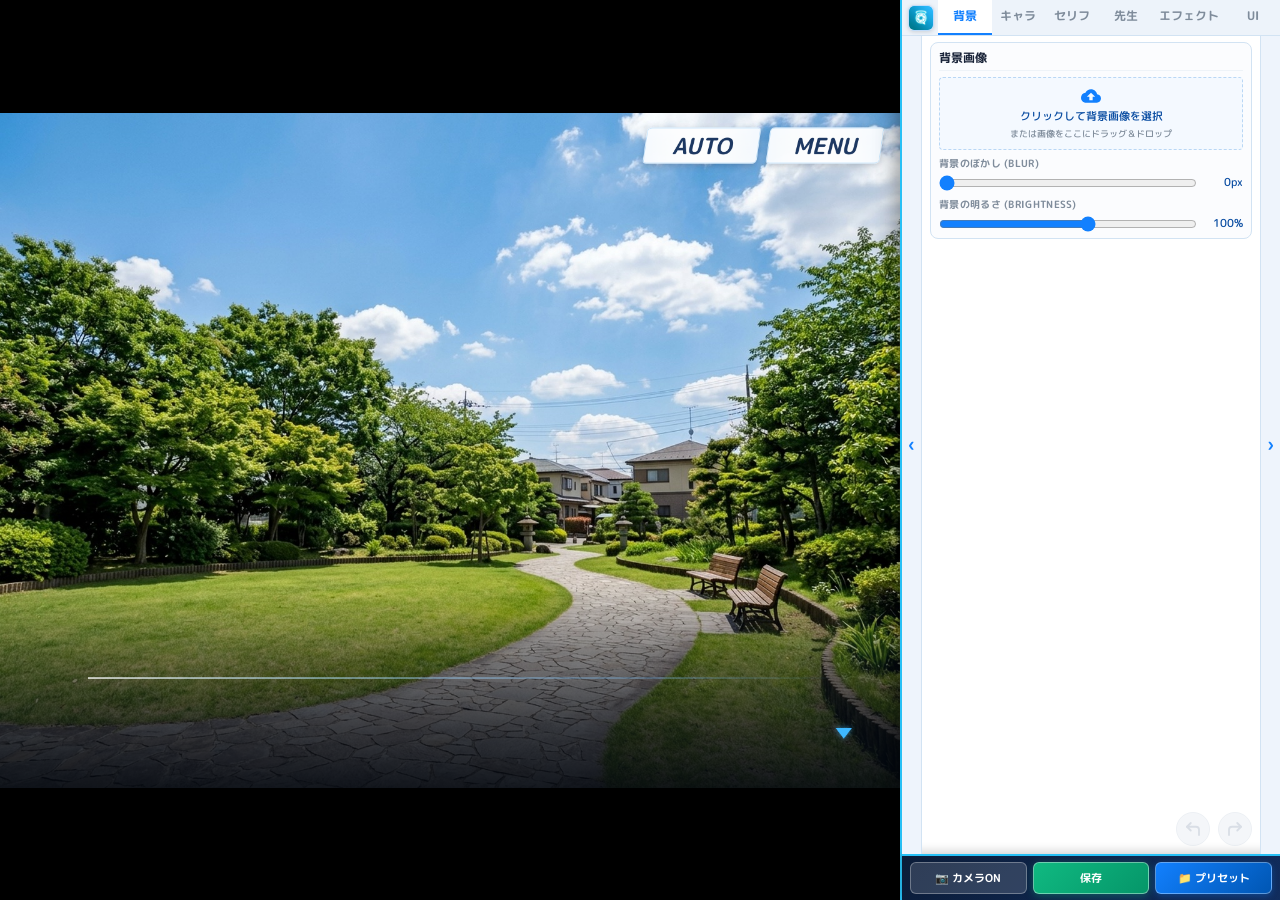
<file: index.html>
<!DOCTYPE html>
<html lang="ja">
<head>
  <meta charset="UTF-8">
  <meta name="viewport" content="width=device-width, initial-scale=1.0, maximum-scale=1.0, user-scalable=no, viewport-fit=cover">
  <title>BlueArchive Scene Maker v1.0.48</title>
  <link rel="icon" type="image/png" href="favicon.png">
  <link rel="apple-touch-icon" href="app_icon.png">
  <link rel="stylesheet" href="style.css">
  <link rel="manifest" href="manifest.json">
  <meta name="theme-color" content="#1280fe">
  <meta name="mobile-web-app-capable" content="yes">
  <meta name="apple-mobile-web-app-capable" content="yes">
  <link rel="preconnect" href="https://fonts.googleapis.com">
  <link rel="preconnect" href="https://fonts.gstatic.com" crossorigin>
  <link href="https://fonts.googleapis.com/css2?family=M+PLUS+Rounded+1c:wght@500;700;800;900&family=Noto+Sans+JP:wght@400;500;700;900&display=swap" rel="stylesheet">
</head>
<body>

  <!-- Hidden Camera Video Element -->
  <video id="cameraVideo" playsinline autoplay muted style="display:none;"></video>

  <!-- Preset Management Popup Modal -->
  <div class="modal-overlay" id="presetModal" style="display:none;">
    <div class="modal-card preset-modal-card">
      <div class="modal-header">
        <div class="logo-badge">SCHALE</div>
        <h2 class="modal-title" style="font-size: 15px;">プリセット管理</h2>
        <button id="btnClosePresetModal" class="btn-close-modal">✕</button>
      </div>

      <div class="preset-content-body">
        <!-- 1. 保存済みプリセット一覧 (省スペース化) -->
        <div class="preset-section-header">保存済みプリセット</div>
        <div id="inAppPresetList" class="preset-compact-list">
          <!-- Dynamically populated: [プリセット名] [適用] [削除] -->
        </div>

        <!-- 2. 現在のシーンを保存 -->
        <div class="preset-section-header" style="margin-top: 10px;">現在のシーンを保存</div>
        <div class="preset-save-row">
          <input type="text" id="inputNewPresetName" class="form-control" placeholder="プリセット名を入力...">
          <button id="btnSaveCurrentPreset" class="btn btn-primary btn-sm">保存</button>
        </div>

        <!-- 3. JSON保存・読込 (1行に省スペース化) -->
        <div class="preset-json-row" style="margin-top: 10px;">
          <button id="btnExportJson" class="btn btn-secondary btn-sm" title="ファイルへJSON保存">
            <svg width="13" height="13" viewBox="0 0 24 24" fill="none" stroke="currentColor" stroke-width="2"><path d="M19 21H5a2 2 0 0 1-2-2V5a2 2 0 0 1 2-2h11l5 5v11a2 2 0 0 1-2 2z"></path><polyline points="17 21 17 13 7 13 7 21"></polyline><polyline points="7 3 7 8 15 8"></polyline></svg>
            JSON出力
          </button>
          <label class="btn btn-secondary btn-sm btn-json-import" title="ファイルからJSON読込">
            <svg width="13" height="13" viewBox="0 0 24 24" fill="none" stroke="currentColor" stroke-width="2"><path d="M21 15v4a2 2 0 0 1-2 2H5a2 2 0 0 1-2-2v-4"></path><polyline points="7 10 12 15 17 10"></polyline><line x1="12" y1="15" x2="12" y2="3"></line></svg>
            JSON読込
            <input type="file" id="inputImportJson" accept=".json,application/json,text/plain" style="display:none;">
          </label>
        </div>
      </div>
    </div>
  </div>

  <!-- Split Screen Container -->
  <div class="app-split-container">

    <!-- Left: Preview Viewport (Aligned to left edge near camera lens) -->
    <main class="preview-viewport" id="previewViewport">
      <div class="preview-canvas-wrapper" id="canvasWrapper">
        <canvas id="renderCanvas" width="1440" height="1080"></canvas>
      </div>

      <!-- Student Suggestion List Overlay (Visible when typing in dialogueName) -->
      <div class="student-suggestion-overlay" id="studentSuggestionOverlay" style="display:none;">
        <div class="suggestion-header">
          <div class="suggestion-title">
            <span>生徒候補</span>
            <span class="suggestion-badge" id="suggestionCount">0件</span>
          </div>
          <button type="button" class="btn-close-suggestion" id="btnCloseSuggestion" title="候補一覧を閉じる">✕</button>
        </div>
        <div class="suggestion-list-grid" id="suggestionListGrid">
          <!-- Dynamically populated candidate buttons -->
        </div>
      </div>

      <!-- Pinch Scale HUD Badge (Visible during pinch-zoom) -->
      <div class="pinch-hud-badge" id="pinchScaleBadge" style="display:none;">
        <span class="pinch-hud-icon">🔍</span>
        <span id="pinchScaleVal">100%</span>
      </div>
    </main>

    <!-- Right: Settings & Editing Panel (Occupies right space) -->
    <aside class="sidebar-panel" id="sidebarDrawer">

      <!-- Top: Tab Navigation (With App Icon on left, tabs row) -->
      <nav class="tab-nav">
        <img src="app_icon.png" alt="App Icon" class="tab-app-icon" title="BlueArchive Scene Maker">
        <div class="tab-btn-wrapper">
          <button class="tab-btn active" data-tab="tab-screen">背景</button>
          <button class="tab-btn" data-tab="tab-char">キャラ</button>
          <button class="tab-btn" data-tab="tab-dialogue">セリフ</button>
          <button class="tab-btn" data-tab="tab-sensei">先生</button>
          <button class="tab-btn" data-tab="tab-effect">エフェクト</button>
          <button class="tab-btn" data-tab="tab-ui">UI</button>
        </div>
      </nav>

      <!-- Main Central Area with Side Navigation Buttons on left & right without overlapping content -->
      <div class="sidebar-main-area">
        <!-- Side Tab Nav Button (Left: Previous Tab) -->
        <button class="sidebar-side-nav-btn side-nav-left" id="btnSideTabPrev" title="前のタブへ">‹</button>

        <div class="tab-content-container">

        <!-- Tab: Screen & Background (Active by default) -->
        <div class="tab-pane active" id="tab-screen">

          <div class="control-card">
            <div class="card-title">背景画像</div>
            <div class="upload-dropzone" id="bgDropzone">
              <svg viewBox="0 0 24 24"><path d="M19.35 10.04C18.67 6.59 15.64 4 12 4 9.11 4 6.6 5.64 5.35 8.04 2.34 8.36 0 10.91 0 14c0 3.31 2.69 6 6 6h13c2.76 0 5-2.24 5-5 0-2.64-2.05-4.78-4.65-4.96zM14 13v4h-4v-4H7l5-5 5 5h-3z"/></svg>
              <p>クリックして背景画像を選択</p>
              <span>または画像をここにドラッグ＆ドロップ</span>
              <input type="file" id="inputBg" accept="image/*" style="display:none;">
            </div>

            <div class="form-group">
              <label>背景のぼかし (Blur)</label>
              <div class="slider-group">
                <input type="range" id="bgBlur" min="0" max="20" value="0">
                <span id="bgBlurVal" class="slider-val">0px</span>
              </div>
            </div>
            <div class="form-group">
              <label>背景の明るさ (Brightness)</label>
              <div class="slider-group">
                <input type="range" id="bgBrightness" min="30" max="150" value="100">
                <span id="bgBrightnessVal" class="slider-val">100%</span>
              </div>
            </div>
          </div>
        </div>

        <!-- Tab: Characters (辞書・登場切替) -->
        <div class="tab-pane" id="tab-char">

          <!-- Upper Section: キャラ登場切替ボタン一覧 -->
          <div class="control-card">
            <div class="card-title">
              <span>キャラ</span>
              <button id="btnClearChars" class="btn btn-secondary btn-xs" title="配置中の生徒をすべて外します">クリア</button>
            </div>
            <div class="char-toggle-grid" id="charToggleGrid">
              <!-- Dynamically populated: Character buttons with active/inactive states -->
            </div>
          </div>

          <!-- Lower Section: キャラクター辞書の作成・管理 -->
          <div class="control-card" style="margin-top: 6px;">
            <div class="card-title">
              <span>キャラクター辞書</span>
            </div>

            <!-- 新規キャラ登録 -->
            <div class="dict-add-box">
              <div style="font-size: 11px; font-weight: 700; color: var(--ba-blue-deep); margin-bottom: 2px;">新規キャラ登録</div>
              <div class="row" style="margin-bottom: 4px;">
                <input type="text" id="dictNewCharName" class="form-control" placeholder="キャラ名を入力..." style="flex: 1; height: 26px; font-size: 11px;">
              </div>
              <div class="upload-dropzone" id="dictCharDropzone" style="padding: 6px; min-height: 38px; margin-bottom: 4px;">
                <p style="font-size: 11px; margin: 0;">立ち絵画像を選択 (透過PNG推奨)</p>
                <input type="file" id="dictInputCharImg" accept="image/*" style="display:none;">
              </div>
              <div id="dictPreviewNotice" style="display:none; font-size: 11px; color: #10b981; font-weight: 700; margin-bottom: 4px;">
                ✓ 画像選択済み
              </div>
              <button id="btnAddCharToDict" class="btn btn-primary btn-sm btn-block" style="height: 26px; font-size: 11px;">辞書に追加</button>
            </div>

            <!-- 登録済み辞書一覧 -->
            <div style="font-size: 11px; font-weight: 700; color: var(--ba-blue-deep); margin: 6px 0 2px 0;">登録キャラ一覧</div>
            <div id="dictCharList" class="dict-items-container">
              <!-- Dynamically populated: [サムネ] [キャラ名] [反転] [暗転] [削除] -->
            </div>

            <!-- JSON出力・読込 -->
            <div class="row" style="margin-top: 6px;">
              <button id="btnExportCharDictJson" class="btn btn-secondary btn-sm" style="flex: 1; height: 26px; font-size: 11px;" title="辞書をJSONファイルへ出力">
                辞書をJSON出力
              </button>
              <label class="btn btn-secondary btn-sm" style="flex: 1; height: 26px; font-size: 11px; margin: 0; display: inline-flex; align-items: center; justify-content: center; cursor: pointer;" title="辞書JSONファイルを読込">
                辞書をJSON読込
                <input type="file" id="inputImportCharDictJson" accept=".json,application/json,text/plain" style="display:none;">
              </label>
            </div>

          </div>

        </div>

        <!-- Tab 3: Dialogue Window (セリフ) -->
        <div class="tab-pane" id="tab-dialogue">
          <div class="control-card">
            <div class="card-title">
              <span>セリフ表示</span>
              <label class="switch">
                <input type="checkbox" id="dialogueVisible" checked>
                <span class="slider-round"></span>
              </label>
            </div>

            <!-- 名前 ＋ 文字色 (インライン) -->
            <div class="input-with-color" style="margin-bottom: 4px;">
              <input type="text" id="dialogueName" class="form-control" value="" placeholder="名前 (生徒名)">
              <input type="color" id="dialogueNameColor" class="color-picker-mini" value="#ffffff" title="名前文字色">
            </div>

            <!-- 所属組織 ＋ 文字色 (インライン) -->
            <div class="input-with-color" style="margin-bottom: 4px;">
              <input type="text" id="dialogueSub" class="form-control" value="" placeholder="所属組織 (部活・学校)">
              <input type="color" id="dialogueSubColor" class="color-picker-mini" value="#43b5ff" title="所属文字色">
            </div>

            <!-- セリフ本文 -->
            <div class="form-group" style="margin-bottom: 4px;">
              <textarea id="dialogueText" class="form-control" rows="2" placeholder="セリフ本文"></textarea>
            </div>

            <!-- ▽ & 暗転 -->
            <div class="row" style="margin-top: 2px;">
              <label class="toggle-label">
                <input type="checkbox" id="dialogueMarker" checked> ▽
              </label>
              <label class="toggle-label">
                <input type="checkbox" id="dialogueGradient" checked> 暗転
              </label>
            </div>
          </div>
        </div>

        <!-- Tab 4: Sensei Choice Window (先生) -->
        <div class="tab-pane" id="tab-sensei">
          <div class="control-card">
            <div class="card-title">
              <span>先生選択肢表示</span>
              <label class="switch">
                <input type="checkbox" id="senseiVisible">
                <span class="slider-round"></span>
              </label>
            </div>

            <!-- 段数切替 (1つ / 2つ) -->
            <div class="preset-grid" style="grid-template-columns: 1fr 1fr; margin-bottom: 8px;">
              <div class="preset-chip active" id="senseiCount1" data-count="1">1つ</div>
              <div class="preset-chip" id="senseiCount2" data-count="2">2つ</div>
            </div>

            <div class="form-group" style="margin-bottom: 8px;">
              <input type="text" id="senseiText1" class="form-control" value="" placeholder="選択肢 1">
            </div>

            <div class="form-group" id="groupSenseiText2" style="display:none; margin-bottom: 8px;">
              <input type="text" id="senseiText2" class="form-control" value="" placeholder="選択肢 2">
            </div>

            <div class="row" style="margin-top: 4px;">
              <label class="toggle-label">
                <input type="checkbox" id="senseiQuotes" checked> 「”」をつける
              </label>
            </div>
          </div>
        </div>

        <!-- Tab 5: Emote / Effects (エフェクト) -->
        <div class="tab-pane" id="tab-effect">
          <div class="control-card">
            <div class="card-title">
              <span>エフェクト表示</span>
              <label class="switch">
                <input type="checkbox" id="effectVisible">
                <span class="slider-round"></span>
              </label>
            </div>

            <!-- エフェクトアイコン選択グリッド -->
            <div class="effect-icon-grid" id="effectGrid">
              <div class="effect-icon-chip active" data-effect="dots" title="・・・ (考え中)">
                <img id="effectThumbDots" alt="・・・" class="effect-thumb-img">
              </div>
              <div class="effect-icon-chip" data-effect="twirl" title="ぐるぐる (困惑)">
                <img id="effectThumbTwirl" alt="ぐるぐる" class="effect-thumb-img">
              </div>
              <div class="effect-icon-chip" data-effect="exclamation" title="！ (驚き)">
                <img id="effectThumbExclamation" alt="！" class="effect-thumb-img">
              </div>
              <div class="effect-icon-chip" data-effect="sweat" title="汗 (冷や汗)">
                <img id="effectThumbSweat" alt="汗" class="effect-thumb-img">
              </div>
              <div class="effect-icon-chip" data-effect="anger" title="怒り">
                <img id="effectThumbAnger" alt="怒り" class="effect-thumb-img">
              </div>
              <div class="effect-icon-chip" data-effect="question" title="？ (疑問)">
                <img id="effectThumbQuestion" alt="？" class="effect-thumb-img">
              </div>
              <div class="effect-icon-chip" data-effect="shine" title="閃き / 驚き">
                <img id="effectThumbShine" alt="閃き" class="effect-thumb-img">
              </div>
              <div class="effect-icon-chip" data-effect="note" title="音符 (♪)">
                <img id="effectThumbNote" alt="音符" class="effect-thumb-img">
              </div>
              <div class="effect-icon-chip" data-effect="flash" title="フラッシュ (トゲトゲ)">
                <img id="effectThumbFlash" alt="フラッシュ" class="effect-thumb-img">
              </div>
              <div class="effect-icon-chip" data-effect="cross" title="きっ (怒り符)">
                <img id="effectThumbCross" alt="きっ" class="effect-thumb-img">
              </div>
              <div class="effect-icon-chip" data-effect="exclamation_question" title="！？ (驚き疑問)">
                <img id="effectThumbExclamationQuestion" alt="！？" class="effect-thumb-img">
              </div>
              <div class="effect-icon-chip" data-effect="custom" title="自由文字 (吹き出し)">
                <svg viewBox="0 0 48 48" class="effect-thumb-svg">
                  <path d="M 8 12 Q 8 6 14 6 L 34 6 Q 40 6 40 12 L 40 28 Q 40 34 34 34 L 22 34 L 14 42 L 16 34 L 14 34 Q 8 34 8 28 Z" fill="#ffffff" stroke="#258bf5" stroke-width="3.5" stroke-linejoin="round"/>
                </svg>
              </div>
            </div>

            <!-- エフェクト操作行 (左右反転など) -->
            <div class="row" style="margin-top: 8px; align-items: center; justify-content: space-between;">
              <button type="button" id="btnEffectFlipX" class="btn btn-secondary btn-sm" style="flex: 1; height: 30px; display: inline-flex; align-items: center; justify-content: center; gap: 5px; font-weight: 700;">
                <svg width="14" height="14" viewBox="0 0 24 24" fill="none" stroke="currentColor" stroke-width="2" stroke-linecap="round" stroke-linejoin="round"><polyline points="16 3 21 3 21 8"></polyline><line x1="4" y1="20" x2="21" y2="3"></line><polyline points="21 16 21 21 16 21"></polyline><line x1="15" y1="15" x2="21" y2="21"></line><line x1="4" y1="4" x2="9" y2="9"></line></svg>
                <span>左右反転</span>
              </button>
            </div>

            <!-- 自由文字選択時のみ表示される設定群 -->
            <div id="groupCustomEffectSettings" style="display:none; margin-top: 8px;">
              <div class="form-group" style="margin-bottom: 8px;">
                <input type="text" id="effectCustomText" class="form-control" value="zzz" placeholder="カスタム文字">
              </div>
              <div class="form-group" style="margin-bottom: 4px;">
                <select id="effectTail" class="form-control">
                  <option value="bottom-left">しっぽ: 左下 (曲線)</option>
                  <option value="bottom-right">しっぽ: 右下 (曲線)</option>
                  <option value="thought-left">しっぽ: 左下 (思考・丸)</option>
                  <option value="thought-right">しっぽ: 右下 (思考・丸)</option>
                  <option value="none">しっぽ無し</option>
                </select>
              </div>
            </div>

          </div>
        </div>

        <!-- Tab 6: UI Elements -->
        <div class="tab-pane" id="tab-ui">
          <div class="control-card">
            <div class="card-title">
              <span>右上ボタン (AUTO / MENU)</span>
              <label class="switch">
                <input type="checkbox" id="uiButtonsVisible" checked>
                <span class="slider-round"></span>
              </label>
            </div>
            <div class="row">
              <label class="toggle-label">
                <input type="checkbox" id="uiShowAuto" checked> AUTO ボタン
              </label>
              <label class="toggle-label">
                <input type="checkbox" id="uiShowMenu" checked> MENU ボタン
              </label>
            </div>
            <div class="form-group">
              <label>ボタンのサイズ</label>
              <div class="slider-group">
                <input type="range" id="uiScale" min="70" max="150" value="100">
                <span id="uiScaleVal" class="slider-val">100%</span>
              </div>
            </div>
          </div>

          <div class="control-card">
            <div class="card-title">バージョン情報</div>
            <p style="font-size: 12px; color: var(--ba-text); line-height: 1.6;">
              <strong>BlueArchive Scene Maker</strong><br>
              バージョン: <code>v1.0.48</code><br>
              ブルーアーカイブ風の会話・選択肢シーン画像をリアルタイム生成・カメラ撮影できるツールです。
            </p>
          </div>
        </div>

        </div> <!-- /.tab-content-container -->

        <!-- Side Tab Nav Button (Right: Next Tab) -->
        <button class="sidebar-side-nav-btn side-nav-right" id="btnSideTabNext" title="次のタブへ">›</button>
      </div> <!-- /.sidebar-main-area -->

      <!-- Editor Floating Undo / Redo HUD (Bottom-Right corner above bottom bar) -->
      <div class="editor-history-hud" id="editorHistoryHud">
        <button type="button" class="btn-history-action" id="btnUndo" title="直前の変更に戻る (Undo / Ctrl+Z)" disabled aria-label="元に戻す">
          <svg width="18" height="18" viewBox="0 0 24 24" fill="none" stroke="currentColor" stroke-width="2.5" stroke-linecap="round" stroke-linejoin="round">
            <polyline points="9 14 4 9 9 4"></polyline>
            <path d="M20 20v-7a4 4 0 0 0-4-4H4"></path>
          </svg>
        </button>
        <button type="button" class="btn-history-action" id="btnRedo" title="直前の変更に進む (Redo / Ctrl+Y)" disabled aria-label="やり直す">
          <svg width="18" height="18" viewBox="0 0 24 24" fill="none" stroke="currentColor" stroke-width="2.5" stroke-linecap="round" stroke-linejoin="round">
            <polyline points="15 14 20 9 15 4"></polyline>
            <path d="M4 20v-7a4 4 0 0 1 4-4h12"></path>
          </svg>
        </button>
      </div>

      <!-- Bottom: Action Row (3 equal buttons: Camera Toggle, Save/Capture, Preset popup) -->
      <div class="panel-bottom-bar">
        <button id="btnToggleCamera" class="btn btn-secondary btn-slim btn-bottom-col btn-camera-toggle" title="カメラON / カメラOFF">
          <span id="lblToggleCamera">📷 カメラON</span>
        </button>
        <button id="btnMainAction" class="btn btn-success btn-slim btn-bottom-col btn-main-action" title="保存 / 撮影">
          <span id="lblMainAction">保存</span>
        </button>
        <button id="btnOpenPresetModal" class="btn btn-primary btn-slim btn-bottom-col btn-preset-modal-toggle" title="プリセット管理を開く">
          <span>📁 プリセット</span>
        </button>
      </div>

    </aside>

  </div>

  <script src="effects.js"></script>
  <script src="app.js"></script>
</body>
</html>
</file>
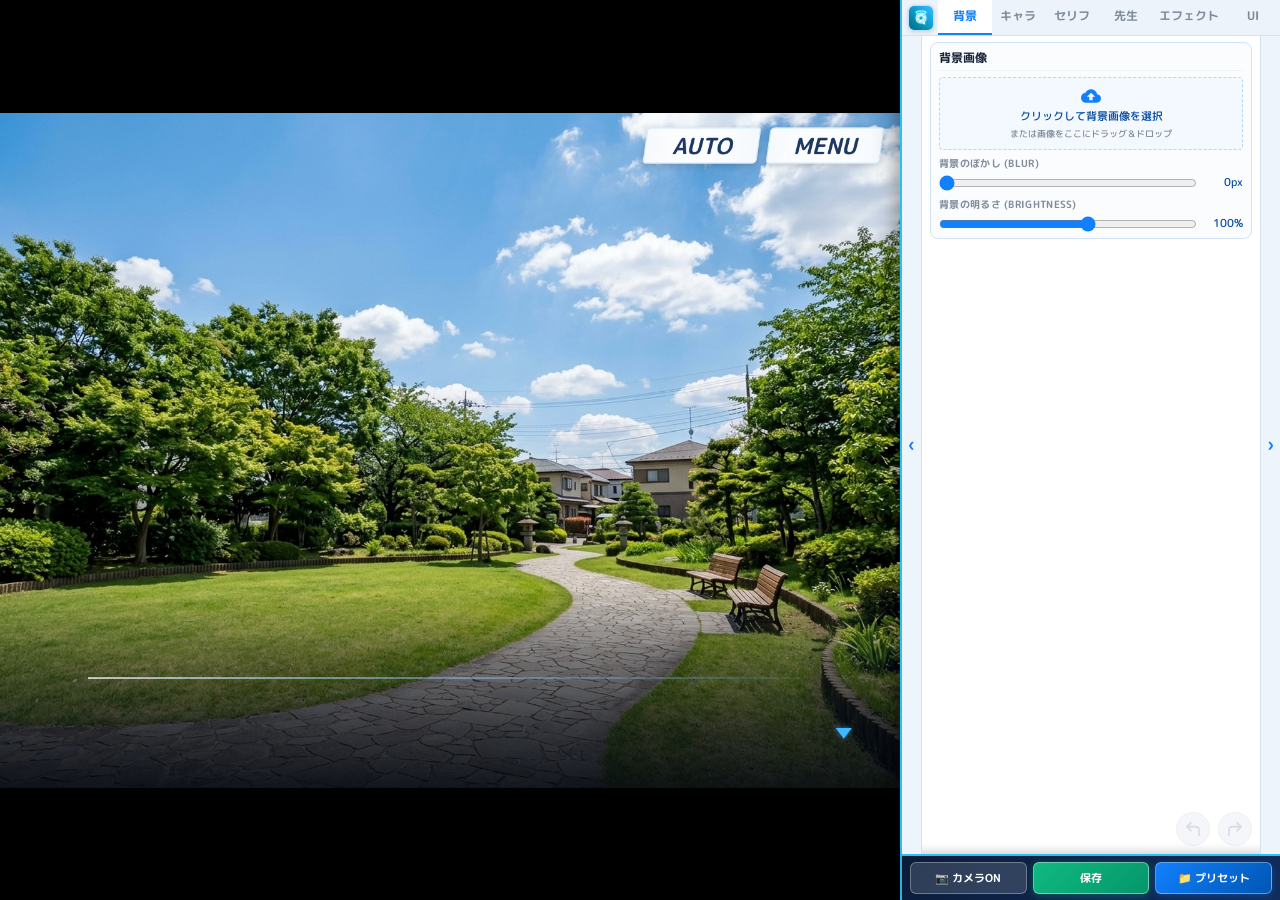
<file: android-app/app/src/main/assets/index.html>
<!DOCTYPE html>
<html lang="ja">
<head>
  <meta charset="UTF-8">
  <meta name="viewport" content="width=device-width, initial-scale=1.0, maximum-scale=1.0, user-scalable=no, viewport-fit=cover">
  <title>BlueArchive Scene Maker v1.0.47</title>
  <link rel="icon" type="image/png" href="favicon.png">
  <link rel="apple-touch-icon" href="app_icon.png">
  <link rel="stylesheet" href="style.css">
  <link rel="manifest" href="manifest.json">
  <meta name="theme-color" content="#1280fe">
  <meta name="mobile-web-app-capable" content="yes">
  <meta name="apple-mobile-web-app-capable" content="yes">
  <link rel="preconnect" href="https://fonts.googleapis.com">
  <link rel="preconnect" href="https://fonts.gstatic.com" crossorigin>
  <link href="https://fonts.googleapis.com/css2?family=M+PLUS+Rounded+1c:wght@500;700;800;900&family=Noto+Sans+JP:wght@400;500;700;900&display=swap" rel="stylesheet">
</head>
<body>

  <!-- Hidden Camera Video Element -->
  <video id="cameraVideo" playsinline autoplay muted style="display:none;"></video>

  <!-- Preset Management Popup Modal -->
  <div class="modal-overlay" id="presetModal" style="display:none;">
    <div class="modal-card preset-modal-card">
      <div class="modal-header">
        <div class="logo-badge">SCHALE</div>
        <h2 class="modal-title" style="font-size: 15px;">プリセット管理</h2>
        <button id="btnClosePresetModal" class="btn-close-modal">✕</button>
      </div>

      <div class="preset-content-body">
        <!-- 1. 保存済みプリセット一覧 (省スペース化) -->
        <div class="preset-section-header">保存済みプリセット</div>
        <div id="inAppPresetList" class="preset-compact-list">
          <!-- Dynamically populated: [プリセット名] [適用] [削除] -->
        </div>

        <!-- 2. 現在のシーンを保存 -->
        <div class="preset-section-header" style="margin-top: 10px;">現在のシーンを保存</div>
        <div class="preset-save-row">
          <input type="text" id="inputNewPresetName" class="form-control" placeholder="プリセット名を入力...">
          <button id="btnSaveCurrentPreset" class="btn btn-primary btn-sm">保存</button>
        </div>

        <!-- 3. JSON保存・読込 (1行に省スペース化) -->
        <div class="preset-json-row" style="margin-top: 10px;">
          <button id="btnExportJson" class="btn btn-secondary btn-sm" title="ファイルへJSON保存">
            <svg width="13" height="13" viewBox="0 0 24 24" fill="none" stroke="currentColor" stroke-width="2"><path d="M19 21H5a2 2 0 0 1-2-2V5a2 2 0 0 1 2-2h11l5 5v11a2 2 0 0 1-2 2z"></path><polyline points="17 21 17 13 7 13 7 21"></polyline><polyline points="7 3 7 8 15 8"></polyline></svg>
            JSON出力
          </button>
          <label class="btn btn-secondary btn-sm btn-json-import" title="ファイルからJSON読込">
            <svg width="13" height="13" viewBox="0 0 24 24" fill="none" stroke="currentColor" stroke-width="2"><path d="M21 15v4a2 2 0 0 1-2 2H5a2 2 0 0 1-2-2v-4"></path><polyline points="7 10 12 15 17 10"></polyline><line x1="12" y1="15" x2="12" y2="3"></line></svg>
            JSON読込
            <input type="file" id="inputImportJson" accept=".json,application/json,text/plain" style="display:none;">
          </label>
        </div>
      </div>
    </div>
  </div>

  <!-- Split Screen Container -->
  <div class="app-split-container">

    <!-- Left: Preview Viewport (Aligned to left edge near camera lens) -->
    <main class="preview-viewport" id="previewViewport">
      <div class="preview-canvas-wrapper" id="canvasWrapper">
        <canvas id="renderCanvas" width="1440" height="1080"></canvas>
      </div>

      <!-- Student Suggestion List Overlay (Visible when typing in dialogueName) -->
      <div class="student-suggestion-overlay" id="studentSuggestionOverlay" style="display:none;">
        <div class="suggestion-header">
          <div class="suggestion-title">
            <span>生徒候補</span>
            <span class="suggestion-badge" id="suggestionCount">0件</span>
          </div>
          <button type="button" class="btn-close-suggestion" id="btnCloseSuggestion" title="候補一覧を閉じる">✕</button>
        </div>
        <div class="suggestion-list-grid" id="suggestionListGrid">
          <!-- Dynamically populated candidate buttons -->
        </div>
      </div>

      <!-- Pinch Scale HUD Badge (Visible during pinch-zoom) -->
      <div class="pinch-hud-badge" id="pinchScaleBadge" style="display:none;">
        <span class="pinch-hud-icon">🔍</span>
        <span id="pinchScaleVal">100%</span>
      </div>
    </main>

    <!-- Right: Settings & Editing Panel (Occupies right space) -->
    <aside class="sidebar-panel" id="sidebarDrawer">

      <!-- Top: Tab Navigation (With App Icon on left, tabs row) -->
      <nav class="tab-nav">
        <img src="app_icon.png" alt="App Icon" class="tab-app-icon" title="BlueArchive Scene Maker">
        <div class="tab-btn-wrapper">
          <button class="tab-btn active" data-tab="tab-screen">背景</button>
          <button class="tab-btn" data-tab="tab-char">キャラ</button>
          <button class="tab-btn" data-tab="tab-dialogue">セリフ</button>
          <button class="tab-btn" data-tab="tab-sensei">先生</button>
          <button class="tab-btn" data-tab="tab-effect">エフェクト</button>
          <button class="tab-btn" data-tab="tab-ui">UI</button>
        </div>
      </nav>

      <!-- Main Central Area with Side Navigation Buttons on left & right without overlapping content -->
      <div class="sidebar-main-area">
        <!-- Side Tab Nav Button (Left: Previous Tab) -->
        <button class="sidebar-side-nav-btn side-nav-left" id="btnSideTabPrev" title="前のタブへ">‹</button>

        <div class="tab-content-container">

        <!-- Tab: Screen & Background (Active by default) -->
        <div class="tab-pane active" id="tab-screen">

          <div class="control-card">
            <div class="card-title">背景画像</div>
            <div class="upload-dropzone" id="bgDropzone">
              <svg viewBox="0 0 24 24"><path d="M19.35 10.04C18.67 6.59 15.64 4 12 4 9.11 4 6.6 5.64 5.35 8.04 2.34 8.36 0 10.91 0 14c0 3.31 2.69 6 6 6h13c2.76 0 5-2.24 5-5 0-2.64-2.05-4.78-4.65-4.96zM14 13v4h-4v-4H7l5-5 5 5h-3z"/></svg>
              <p>クリックして背景画像を選択</p>
              <span>または画像をここにドラッグ＆ドロップ</span>
              <input type="file" id="inputBg" accept="image/*" style="display:none;">
            </div>

            <div class="form-group">
              <label>背景のぼかし (Blur)</label>
              <div class="slider-group">
                <input type="range" id="bgBlur" min="0" max="20" value="0">
                <span id="bgBlurVal" class="slider-val">0px</span>
              </div>
            </div>
            <div class="form-group">
              <label>背景の明るさ (Brightness)</label>
              <div class="slider-group">
                <input type="range" id="bgBrightness" min="30" max="150" value="100">
                <span id="bgBrightnessVal" class="slider-val">100%</span>
              </div>
            </div>
          </div>
        </div>

        <!-- Tab: Characters (辞書・登場切替) -->
        <div class="tab-pane" id="tab-char">

          <!-- Upper Section: キャラ登場切替ボタン一覧 -->
          <div class="control-card">
            <div class="card-title">
              <span>キャラ</span>
              <button id="btnClearChars" class="btn btn-secondary btn-xs" title="配置中の生徒をすべて外します">クリア</button>
            </div>
            <div class="char-toggle-grid" id="charToggleGrid">
              <!-- Dynamically populated: Character buttons with active/inactive states -->
            </div>
          </div>

          <!-- Lower Section: キャラクター辞書の作成・管理 -->
          <div class="control-card" style="margin-top: 6px;">
            <div class="card-title">
              <span>キャラクター辞書</span>
            </div>

            <!-- 新規キャラ登録 -->
            <div class="dict-add-box">
              <div style="font-size: 11px; font-weight: 700; color: var(--ba-blue-deep); margin-bottom: 2px;">新規キャラ登録</div>
              <div class="row" style="margin-bottom: 4px;">
                <input type="text" id="dictNewCharName" class="form-control" placeholder="キャラ名を入力..." style="flex: 1; height: 26px; font-size: 11px;">
              </div>
              <div class="upload-dropzone" id="dictCharDropzone" style="padding: 6px; min-height: 38px; margin-bottom: 4px;">
                <p style="font-size: 11px; margin: 0;">立ち絵画像を選択 (透過PNG推奨)</p>
                <input type="file" id="dictInputCharImg" accept="image/*" style="display:none;">
              </div>
              <div id="dictPreviewNotice" style="display:none; font-size: 11px; color: #10b981; font-weight: 700; margin-bottom: 4px;">
                ✓ 画像選択済み
              </div>
              <button id="btnAddCharToDict" class="btn btn-primary btn-sm btn-block" style="height: 26px; font-size: 11px;">辞書に追加</button>
            </div>

            <!-- 登録済み辞書一覧 -->
            <div style="font-size: 11px; font-weight: 700; color: var(--ba-blue-deep); margin: 6px 0 2px 0;">登録キャラ一覧</div>
            <div id="dictCharList" class="dict-items-container">
              <!-- Dynamically populated: [サムネ] [キャラ名] [反転] [暗転] [削除] -->
            </div>

            <!-- JSON出力・読込 -->
            <div class="row" style="margin-top: 6px;">
              <button id="btnExportCharDictJson" class="btn btn-secondary btn-sm" style="flex: 1; height: 26px; font-size: 11px;" title="辞書をJSONファイルへ出力">
                辞書をJSON出力
              </button>
              <label class="btn btn-secondary btn-sm" style="flex: 1; height: 26px; font-size: 11px; margin: 0; display: inline-flex; align-items: center; justify-content: center; cursor: pointer;" title="辞書JSONファイルを読込">
                辞書をJSON読込
                <input type="file" id="inputImportCharDictJson" accept=".json,application/json,text/plain" style="display:none;">
              </label>
            </div>

          </div>

        </div>

        <!-- Tab 3: Dialogue Window (セリフ) -->
        <div class="tab-pane" id="tab-dialogue">
          <div class="control-card">
            <div class="card-title">
              <span>セリフ表示</span>
              <label class="switch">
                <input type="checkbox" id="dialogueVisible" checked>
                <span class="slider-round"></span>
              </label>
            </div>

            <!-- 名前 ＋ 文字色 (インライン) -->
            <div class="input-with-color" style="margin-bottom: 4px;">
              <input type="text" id="dialogueName" class="form-control" value="" placeholder="名前 (生徒名)">
              <input type="color" id="dialogueNameColor" class="color-picker-mini" value="#ffffff" title="名前文字色">
            </div>

            <!-- 所属組織 ＋ 文字色 (インライン) -->
            <div class="input-with-color" style="margin-bottom: 4px;">
              <input type="text" id="dialogueSub" class="form-control" value="" placeholder="所属組織 (部活・学校)">
              <input type="color" id="dialogueSubColor" class="color-picker-mini" value="#43b5ff" title="所属文字色">
            </div>

            <!-- セリフ本文 -->
            <div class="form-group" style="margin-bottom: 4px;">
              <textarea id="dialogueText" class="form-control" rows="2" placeholder="セリフ本文"></textarea>
            </div>

            <!-- ▽ & 暗転 -->
            <div class="row" style="margin-top: 2px;">
              <label class="toggle-label">
                <input type="checkbox" id="dialogueMarker" checked> ▽
              </label>
              <label class="toggle-label">
                <input type="checkbox" id="dialogueGradient" checked> 暗転
              </label>
            </div>
          </div>
        </div>

        <!-- Tab 4: Sensei Choice Window (先生) -->
        <div class="tab-pane" id="tab-sensei">
          <div class="control-card">
            <div class="card-title">
              <span>先生選択肢表示</span>
              <label class="switch">
                <input type="checkbox" id="senseiVisible">
                <span class="slider-round"></span>
              </label>
            </div>

            <!-- 段数切替 (1つ / 2つ) -->
            <div class="preset-grid" style="grid-template-columns: 1fr 1fr; margin-bottom: 8px;">
              <div class="preset-chip active" id="senseiCount1" data-count="1">1つ</div>
              <div class="preset-chip" id="senseiCount2" data-count="2">2つ</div>
            </div>

            <div class="form-group" style="margin-bottom: 8px;">
              <input type="text" id="senseiText1" class="form-control" value="" placeholder="選択肢 1">
            </div>

            <div class="form-group" id="groupSenseiText2" style="display:none; margin-bottom: 8px;">
              <input type="text" id="senseiText2" class="form-control" value="" placeholder="選択肢 2">
            </div>

            <div class="row" style="margin-top: 4px;">
              <label class="toggle-label">
                <input type="checkbox" id="senseiQuotes" checked> 「”」をつける
              </label>
            </div>
          </div>
        </div>

        <!-- Tab 5: Emote / Effects (エフェクト) -->
        <div class="tab-pane" id="tab-effect">
          <div class="control-card">
            <div class="card-title">
              <span>エフェクト表示</span>
              <label class="switch">
                <input type="checkbox" id="effectVisible">
                <span class="slider-round"></span>
              </label>
            </div>

            <!-- エフェクトアイコン選択グリッド -->
            <div class="effect-icon-grid" id="effectGrid">
              <div class="effect-icon-chip active" data-effect="dots" title="・・・ (考え中)">
                <img id="effectThumbDots" alt="・・・" class="effect-thumb-img">
              </div>
              <div class="effect-icon-chip" data-effect="twirl" title="ぐるぐる (困惑)">
                <img id="effectThumbTwirl" alt="ぐるぐる" class="effect-thumb-img">
              </div>
              <div class="effect-icon-chip" data-effect="exclamation" title="！ (驚き)">
                <img id="effectThumbExclamation" alt="！" class="effect-thumb-img">
              </div>
              <div class="effect-icon-chip" data-effect="sweat" title="汗 (冷や汗)">
                <img id="effectThumbSweat" alt="汗" class="effect-thumb-img">
              </div>
              <div class="effect-icon-chip" data-effect="anger" title="怒り">
                <img id="effectThumbAnger" alt="怒り" class="effect-thumb-img">
              </div>
              <div class="effect-icon-chip" data-effect="question" title="？ (疑問)">
                <img id="effectThumbQuestion" alt="？" class="effect-thumb-img">
              </div>
              <div class="effect-icon-chip" data-effect="shine" title="閃き / 驚き">
                <img id="effectThumbShine" alt="閃き" class="effect-thumb-img">
              </div>
              <div class="effect-icon-chip" data-effect="note" title="音符 (♪)">
                <img id="effectThumbNote" alt="音符" class="effect-thumb-img">
              </div>
              <div class="effect-icon-chip" data-effect="flash" title="フラッシュ (トゲトゲ)">
                <img id="effectThumbFlash" alt="フラッシュ" class="effect-thumb-img">
              </div>
              <div class="effect-icon-chip" data-effect="cross" title="きっ (怒り符)">
                <img id="effectThumbCross" alt="きっ" class="effect-thumb-img">
              </div>
              <div class="effect-icon-chip" data-effect="exclamation_question" title="！？ (驚き疑問)">
                <img id="effectThumbExclamationQuestion" alt="！？" class="effect-thumb-img">
              </div>
              <div class="effect-icon-chip" data-effect="custom" title="自由文字 (吹き出し)">
                <svg viewBox="0 0 48 48" class="effect-thumb-svg">
                  <path d="M 8 12 Q 8 6 14 6 L 34 6 Q 40 6 40 12 L 40 28 Q 40 34 34 34 L 22 34 L 14 42 L 16 34 L 14 34 Q 8 34 8 28 Z" fill="#ffffff" stroke="#258bf5" stroke-width="3.5" stroke-linejoin="round"/>
                </svg>
              </div>
            </div>

            <!-- エフェクト操作行 (左右反転など) -->
            <div class="row" style="margin-top: 8px; align-items: center; justify-content: space-between;">
              <button type="button" id="btnEffectFlipX" class="btn btn-secondary btn-sm" style="flex: 1; height: 30px; display: inline-flex; align-items: center; justify-content: center; gap: 5px; font-weight: 700;">
                <svg width="14" height="14" viewBox="0 0 24 24" fill="none" stroke="currentColor" stroke-width="2" stroke-linecap="round" stroke-linejoin="round"><polyline points="16 3 21 3 21 8"></polyline><line x1="4" y1="20" x2="21" y2="3"></line><polyline points="21 16 21 21 16 21"></polyline><line x1="15" y1="15" x2="21" y2="21"></line><line x1="4" y1="4" x2="9" y2="9"></line></svg>
                <span>左右反転</span>
              </button>
            </div>

            <!-- 自由文字選択時のみ表示される設定群 -->
            <div id="groupCustomEffectSettings" style="display:none; margin-top: 8px;">
              <div class="form-group" style="margin-bottom: 8px;">
                <input type="text" id="effectCustomText" class="form-control" value="zzz" placeholder="カスタム文字">
              </div>
              <div class="form-group" style="margin-bottom: 4px;">
                <select id="effectTail" class="form-control">
                  <option value="bottom-left">しっぽ: 左下 (曲線)</option>
                  <option value="bottom-right">しっぽ: 右下 (曲線)</option>
                  <option value="thought-left">しっぽ: 左下 (思考・丸)</option>
                  <option value="thought-right">しっぽ: 右下 (思考・丸)</option>
                  <option value="none">しっぽ無し</option>
                </select>
              </div>
            </div>

          </div>
        </div>

        <!-- Tab 6: UI Elements -->
        <div class="tab-pane" id="tab-ui">
          <div class="control-card">
            <div class="card-title">
              <span>右上ボタン (AUTO / MENU)</span>
              <label class="switch">
                <input type="checkbox" id="uiButtonsVisible" checked>
                <span class="slider-round"></span>
              </label>
            </div>
            <div class="row">
              <label class="toggle-label">
                <input type="checkbox" id="uiShowAuto" checked> AUTO ボタン
              </label>
              <label class="toggle-label">
                <input type="checkbox" id="uiShowMenu" checked> MENU ボタン
              </label>
            </div>
            <div class="form-group">
              <label>ボタンのサイズ</label>
              <div class="slider-group">
                <input type="range" id="uiScale" min="70" max="150" value="100">
                <span id="uiScaleVal" class="slider-val">100%</span>
              </div>
            </div>
          </div>

          <div class="control-card">
            <div class="card-title">バージョン情報</div>
            <p style="font-size: 12px; color: var(--ba-text); line-height: 1.6;">
              <strong>BlueArchive Scene Maker</strong><br>
              バージョン: <code>v1.0.47</code><br>
              ブルーアーカイブ風の会話・選択肢シーン画像をリアルタイム生成・カメラ撮影できるツールです。
            </p>
          </div>
        </div>

        </div> <!-- /.tab-content-container -->

        <!-- Side Tab Nav Button (Right: Next Tab) -->
        <button class="sidebar-side-nav-btn side-nav-right" id="btnSideTabNext" title="次のタブへ">›</button>
      </div> <!-- /.sidebar-main-area -->

      <!-- Editor Floating Undo / Redo HUD (Bottom-Right corner above bottom bar) -->
      <div class="editor-history-hud" id="editorHistoryHud">
        <button type="button" class="btn-history-action" id="btnUndo" title="直前の変更に戻る (Undo / Ctrl+Z)" disabled aria-label="元に戻す">
          <svg width="18" height="18" viewBox="0 0 24 24" fill="none" stroke="currentColor" stroke-width="2.5" stroke-linecap="round" stroke-linejoin="round">
            <polyline points="9 14 4 9 9 4"></polyline>
            <path d="M20 20v-7a4 4 0 0 0-4-4H4"></path>
          </svg>
        </button>
        <button type="button" class="btn-history-action" id="btnRedo" title="直前の変更に進む (Redo / Ctrl+Y)" disabled aria-label="やり直す">
          <svg width="18" height="18" viewBox="0 0 24 24" fill="none" stroke="currentColor" stroke-width="2.5" stroke-linecap="round" stroke-linejoin="round">
            <polyline points="15 14 20 9 15 4"></polyline>
            <path d="M4 20v-7a4 4 0 0 1 4-4h12"></path>
          </svg>
        </button>
      </div>

      <!-- Bottom: Action Row (3 equal buttons: Camera Toggle, Save/Capture, Preset popup) -->
      <div class="panel-bottom-bar">
        <button id="btnToggleCamera" class="btn btn-secondary btn-slim btn-bottom-col btn-camera-toggle" title="カメラON / カメラOFF">
          <span id="lblToggleCamera">📷 カメラON</span>
        </button>
        <button id="btnMainAction" class="btn btn-success btn-slim btn-bottom-col btn-main-action" title="保存 / 撮影">
          <span id="lblMainAction">保存</span>
        </button>
        <button id="btnOpenPresetModal" class="btn btn-primary btn-slim btn-bottom-col btn-preset-modal-toggle" title="プリセット管理を開く">
          <span>📁 プリセット</span>
        </button>
      </div>

    </aside>

  </div>

  <script src="effects.js"></script>
  <script src="app.js"></script>
</body>
</html>
</file>
<file: style.css>
/* ===================================================
   BlueArchive Scene Maker - style.css
   Version: v1.0.38
   =================================================== */

@font-face {
  font-family: 'MPLUSRounded1c';
  src: url('fonts/MPLUSRounded1c-Medium.ttf') format('truetype');
  font-weight: 100 600;
  font-style: normal;
  font-display: swap;
}

@font-face {
  font-family: 'MPLUSRounded1c';
  src: url('fonts/MPLUSRounded1c-Bold.ttf') format('truetype');
  font-weight: 700 900;
  font-style: normal;
  font-display: swap;
}

:root {
  --ba-blue-primary: #1280fe;
  --ba-blue-deep: #0a4da2;
  --ba-blue-light: #4bb3fd;
  --ba-blue-sky: #e9f4ff;
  --ba-cyan: #28c0f5;
  --ba-navy: #192338;
  --ba-navy-dark: #0f1624;
  --ba-gray-bg: #f4f7fa;
  --ba-panel-bg: #ffffff;
  --ba-border: #d2e3f3;
  --ba-text: #2c3e50;
  --ba-text-muted: #7f8c9b;
  --ba-accent: #ff5e7e;
  --radius-sm: 4px;
  --radius-md: 8px;
  --radius-lg: 12px;
  --shadow-sm: 0 2px 8px rgba(18, 128, 254, 0.08);
  --shadow-md: 0 4px 16px rgba(18, 128, 254, 0.12);
  --shadow-lg: 0 8px 30px rgba(10, 25, 50, 0.15);
}

* {
  box-sizing: border-box;
  margin: 0;
  padding: 0;
  font-family: 'MPLUSRounded1c', 'M PLUS Rounded 1c', 'Noto Sans JP', sans-serif;
}

body {
  background-color: #070d18;
  color: var(--ba-text);
  width: 100vw;
  height: 100vh;
  margin: 0;
  padding: 0;
  overflow: hidden;
  position: fixed;
}

/* App Split Container: Left = Preview Viewport (Near Camera), Right = Settings Panel */
.app-split-container {
  display: flex;
  flex-direction: row;
  width: 100vw;
  height: 100vh;
  overflow: hidden;
  background: #000000;
}

/* Right Sidebar Panel (Always visible, never hidden) */
.sidebar-panel {
  position: relative;
  width: 380px;
  min-width: 320px;
  max-width: 420px;
  height: 100vh;
  flex-shrink: 0;
  background: #ffffff;
  border-left: 2px solid var(--ba-cyan);
  display: flex;
  flex-direction: column;
  box-shadow: -4px 0 20px rgba(0, 0, 0, 0.4);
  z-index: 100;
}

.panel-bottom-bar {
  background: linear-gradient(135deg, #0b1c38 0%, #112d5e 100%);
  color: #ffffff;
  padding: 6px 8px;
  display: flex;
  align-items: center;
  gap: 6px;
  border-top: 2px solid var(--ba-cyan);
  flex-shrink: 0;
  user-select: none;
}

.btn-bottom-col {
  flex: 1 1 0 !important;
  width: 0 !important;
  min-width: 0 !important;
  max-width: 100% !important;
  box-sizing: border-box !important;
}

.btn-slim {
  padding: 5px 4px !important;
  font-size: 11px !important;
  font-weight: 700 !important;
  border-radius: 6px !important;
  height: 32px !important;
  display: inline-flex !important;
  align-items: center !important;
  justify-content: center !important;
  gap: 3px !important;
  white-space: nowrap !important;
  cursor: pointer;
  line-height: 1 !important;
}

.btn-danger {
  background: linear-gradient(135deg, #ef4444 0%, #dc2626 100%) !important;
  color: #ffffff !important;
  border: 1px solid rgba(255, 255, 255, 0.4) !important;
  box-shadow: 0 2px 8px rgba(239, 68, 68, 0.4) !important;
  font-weight: 800 !important;
}

.btn-danger:hover {
  background: linear-gradient(135deg, #f87171 0%, #ef4444 100%) !important;
}

.btn-danger:active {
  transform: scale(0.96);
}

.btn-main-action {
  background: linear-gradient(135deg, #10b981 0%, #059669 100%) !important;
  color: #ffffff !important;
  border: 1px solid rgba(255, 255, 255, 0.4) !important;
  box-shadow: 0 2px 8px rgba(16, 185, 129, 0.35) !important;
  font-weight: 800 !important;
}

.btn-main-action:active {
  transform: scale(0.96);
}

.btn-camera-toggle {
  background: rgba(255, 255, 255, 0.15) !important;
  color: #ffffff !important;
  border: 1px solid rgba(255, 255, 255, 0.3) !important;
}

.btn-camera-toggle:hover {
  background: rgba(255, 255, 255, 0.25) !important;
}

/* Slim Save Button */
.btn-save-image {
  background: linear-gradient(135deg, #10b981 0%, #059669 100%) !important;
  color: #ffffff !important;
  border: 1px solid rgba(255, 255, 255, 0.4) !important;
  box-shadow: 0 2px 8px rgba(16, 185, 129, 0.35) !important;
}

.btn-save-image:active {
  transform: scale(0.97);
}

.btn-preset-modal-toggle {
  background: rgba(255, 255, 255, 0.12) !important;
  color: #ffffff !important;
  border: 1px solid rgba(255, 255, 255, 0.25) !important;
}

.btn-preset-modal-toggle:hover {
  background: rgba(255, 255, 255, 0.22) !important;
}

/* Left: Preview Viewport aligned to left (aligned with physical camera position) */
.preview-viewport {
  flex: 1;
  height: 100vh;
  display: flex;
  align-items: center;
  justify-content: flex-start; /* Align canvas to left edge near camera lens! */
  background: #000000;
  overflow: hidden;
  position: relative;
}

.preview-canvas-wrapper {
  position: relative;
  display: flex;
  align-items: center;
  justify-content: flex-start; /* Push canvas strictly to the left */
  width: 100%;
  height: 100%;
}

#renderCanvas {
  max-width: 100%;
  max-height: 100%;
  object-fit: contain;
  object-position: left center; /* Anchor preview to left edge */
  display: block;
}

/* Editor Undo / Redo Floating HUD (Bottom-Right of Editor Area) */
.editor-history-hud {
  position: absolute;
  bottom: 54px;
  right: 28px;
  z-index: 50;
  display: flex;
  align-items: center;
  gap: 8px;
  user-select: none;
  pointer-events: auto;
}

.btn-history-action {
  width: 34px;
  height: 34px;
  border-radius: 50%;
  background: #0f2444;
  border: 1.5px solid #00d2ff;
  color: #00f0ff;
  display: flex;
  align-items: center;
  justify-content: center;
  cursor: pointer;
  box-shadow: 0 4px 14px rgba(11, 28, 56, 0.4);
  transition: all 0.18s cubic-bezier(0.2, 0.8, 0.2, 1);
  padding: 0;
  outline: none;
}

.btn-history-action:hover:not(:disabled) {
  background: #153565;
  border-color: #38bdf8;
  color: #ffffff;
  transform: translateY(-2px) scale(1.06);
  box-shadow: 0 6px 18px rgba(0, 210, 255, 0.5);
}

.btn-history-action:active:not(:disabled) {
  transform: scale(0.92);
  background: #09172c;
}

.btn-history-action:disabled {
  opacity: 0.35;
  background: #e2e8f0;
  border-color: #cbd5e1;
  color: #94a3b8;
  cursor: not-allowed;
  pointer-events: none;
  box-shadow: none;
}

/* Tab Navigation */
.tab-nav {
  display: flex;
  align-items: center;
  background: #edf3fa;
  border-bottom: 1.5px solid var(--ba-border);
  position: relative;
  user-select: none;
  padding-left: 6px;
}

.tab-app-icon {
  width: 26px;
  height: 26px;
  border-radius: 6px;
  object-fit: cover;
  flex-shrink: 0;
  margin-right: 4px;
  box-shadow: 0 1px 4px rgba(0, 0, 0, 0.15);
  border: 1px solid rgba(18, 128, 254, 0.2);
}

.tab-btn-wrapper {
  display: flex;
  flex: 1;
  overflow-x: auto;
  scrollbar-width: none;
}

.tab-btn-wrapper::-webkit-scrollbar {
  display: none;
}

.tab-btn {
  flex: 1;
  flex-shrink: 0;
  min-width: max-content;
  padding: 8px 7px;
  font-size: 11.5px;
  font-weight: 700;
  color: var(--ba-text-muted);
  background: none;
  border: none;
  cursor: pointer;
  text-align: center;
  transition: all 0.15s;
  border-bottom: 2.5px solid transparent;
  white-space: nowrap;
}

.tab-btn:hover {
  color: var(--ba-blue-primary);
  background: rgba(18, 128, 254, 0.05);
}

.tab-btn.active {
  color: var(--ba-blue-primary);
  border-bottom: 2.5px solid var(--ba-blue-primary);
  background: #ffffff;
}

/* Sidebar Central Area (Separates Left Button, Content, and Right Button) */
.sidebar-main-area {
  display: flex;
  flex: 1;
  overflow: hidden;
  position: relative;
  width: 100%;
}

/* Side Adjacent Tab Navigation Floating Sliders (Never overlap with content) */
.sidebar-side-nav-btn {
  width: 20px;
  height: 100%;
  background: #eef4fc;
  border: none;
  color: var(--ba-blue-primary);
  font-size: 18px;
  font-weight: 900;
  display: flex;
  align-items: center;
  justify-content: center;
  cursor: pointer;
  flex-shrink: 0;
  transition: all 0.18s ease;
  padding: 0;
  line-height: 1;
  user-select: none;
  z-index: 10;
}

.sidebar-side-nav-btn:hover {
  background: rgba(18, 128, 254, 0.18);
  color: #0b1c38;
}

.sidebar-side-nav-btn:active {
  background: rgba(18, 128, 254, 0.35);
  transform: scale(0.95);
}

.side-nav-left {
  border-right: 1px solid var(--ba-border);
}

.side-nav-right {
  border-left: 1px solid var(--ba-border);
}

.tab-content-container {
  flex: 1;
  min-width: 0;
  overflow-y: auto;
  padding: 6px 8px 45px 8px;
}

.tab-pane {
  display: none;
  flex-direction: column;
  gap: 6px;
}

.tab-pane.active {
  display: flex;
}

/* Form Groups & Cards */
.control-card {
  background: #fbfcfe;
  border: 1px solid var(--ba-border);
  border-radius: var(--radius-md);
  padding: 6px 8px;
  display: flex;
  flex-direction: column;
  gap: 6px;
  transition: border-color 0.2s;
}

.control-card:hover {
  border-color: #b1d4f6;
}

.card-title {
  font-size: 12px;
  font-weight: 700;
  color: var(--ba-navy);
  display: flex;
  justify-content: space-between;
  align-items: center;
  border-bottom: 1px solid #eef3f8;
  padding-bottom: 3px;
}

.card-title .toggle-label {
  font-size: 11px;
  font-weight: normal;
  display: flex;
  align-items: center;
  gap: 4px;
  cursor: pointer;
}

.form-group {
  display: flex;
  flex-direction: column;
  gap: 3px;
}

.form-group label {
  font-size: 10px;
  font-weight: 700;
  color: var(--ba-text-muted);
  text-transform: uppercase;
  letter-spacing: 0.3px;
}

.form-control {
  padding: 4px 8px;
  border: 1px solid var(--ba-border);
  border-radius: var(--radius-sm);
  font-size: 12px;
  height: 28px;
  color: var(--ba-text);
  background: #ffffff;
  outline: none;
  transition: all 0.2s;
}

.form-control:focus {
  border-color: var(--ba-blue-primary);
  box-shadow: 0 0 0 2px rgba(18, 128, 254, 0.15);
}

textarea.form-control {
  resize: vertical;
  height: auto;
  min-height: 42px;
  line-height: 1.4;
}

.row {
  display: flex;
  gap: 4px;
}

.row > * {
  flex: 1;
}

/* Custom Sliders */
.slider-group {
  display: flex;
  align-items: center;
  gap: 6px;
}

.slider-group input[type="range"] {
  flex: 1;
  accent-color: var(--ba-blue-primary);
  cursor: pointer;
}

.slider-val {
  min-width: 40px;
  font-size: 11px;
  font-weight: 600;
  color: var(--ba-blue-deep);
  text-align: right;
}

/* File Upload Area */
.upload-dropzone {
  border: 1.5px dashed #b9d7f5;
  background: #f4f9ff;
  border-radius: var(--radius-sm);
  padding: 8px;
  text-align: center;
  cursor: pointer;
  transition: all 0.2s;
  display: flex;
  flex-direction: column;
  align-items: center;
  gap: 2px;
}

.upload-dropzone:hover, .upload-dropzone.dragover {
  border-color: var(--ba-blue-primary);
  background: #eaf4ff;
}

.upload-dropzone svg {
  width: 20px;
  height: 20px;
  fill: var(--ba-blue-primary);
}

.upload-dropzone p {
  font-size: 11px;
  color: var(--ba-blue-deep);
  font-weight: 600;
  margin: 0;
}

.upload-dropzone span {
  font-size: 9px;
  color: var(--ba-text-muted);
}

/* Character List */
.char-list {
  display: flex;
  flex-direction: column;
  gap: 10px;
}

.char-item {
  background: #ffffff;
  border: 1px solid var(--ba-border);
  border-radius: var(--radius-sm);
  padding: 10px;
  display: flex;
  flex-direction: column;
  gap: 8px;
}

.char-item.active {
  border-color: var(--ba-blue-primary);
  background: #f9fcff;
}

.char-header {
  display: flex;
  justify-content: space-between;
  align-items: center;
}

.char-header-title {
  font-size: 12px;
  font-weight: 700;
  color: var(--ba-navy);
}

/* Buttons */
.btn {
  padding: 8px 16px;
  font-size: 12px;
  font-weight: 700;
  border-radius: var(--radius-sm);
  border: none;
  cursor: pointer;
  display: inline-flex;
  align-items: center;
  justify-content: center;
  gap: 6px;
  transition: all 0.2s;
  text-decoration: none;
}

.btn-primary {
  background: linear-gradient(135deg, var(--ba-blue-primary), var(--ba-blue-deep));
  color: #ffffff;
  box-shadow: 0 2px 8px rgba(18, 128, 254, 0.3);
}

.btn-primary:hover {
  filter: brightness(1.1);
  box-shadow: 0 4px 12px rgba(18, 128, 254, 0.4);
}

.btn-success {
  background: linear-gradient(135deg, #10b981, #059669);
  color: #ffffff;
  box-shadow: 0 2px 8px rgba(16, 185, 129, 0.3);
}

.btn-success:hover {
  filter: brightness(1.1);
}

.btn-secondary {
  background: #edf3f9;
  color: var(--ba-navy);
  border: 1px solid var(--ba-border);
}

.btn-secondary:hover {
  background: #e2ecf5;
}

.btn-danger {
  background: #fee2e2;
  color: #ef4444;
  border: 1px solid #fecaca;
}

.btn-danger:hover {
  background: #fecaca;
}

.btn-sm {
  padding: 4px 10px;
  font-size: 11px;
}

.btn-block {
  width: 100%;
}

/* Preset Badges */
.preset-grid {
  display: grid;
  grid-template-columns: repeat(auto-fill, minmax(80px, 1fr));
  gap: 6px;
}

.preset-chip {
  padding: 6px 8px;
  background: #f0f6fc;
  border: 1px solid #d4e4f5;
  border-radius: var(--radius-sm);
  font-size: 11px;
  font-weight: 600;
  text-align: center;
  cursor: pointer;
  transition: all 0.2s;
  user-select: none;
}

.preset-chip:hover {
  background: #e1f0fe;
  border-color: var(--ba-blue-primary);
  color: var(--ba-blue-primary);
}

.preset-chip.active {
  background: var(--ba-blue-primary);
  border-color: var(--ba-blue-primary);
  color: #ffffff;
}

/* Preview Area */
.preview-container {
  flex: 1;
  background: #171d28;
  display: flex;
  flex-direction: column;
  position: relative;
  overflow: hidden;
}

.preview-toolbar {
  background: rgba(23, 29, 40, 0.9);
  backdrop-filter: blur(8px);
  padding: 8px 16px;
  display: flex;
  align-items: center;
  justify-content: space-between;
  border-bottom: 1px solid rgba(255, 255, 255, 0.1);
  color: #ffffff;
  z-index: 5;
}

.toolbar-left, .toolbar-right {
  display: flex;
  align-items: center;
  gap: 12px;
  font-size: 12px;
}

#renderCanvas {
  touch-action: none;
}

.btn-shutter {
  background: linear-gradient(135deg, #10b981 0%, #047857 100%) !important;
  color: #ffffff !important;
  box-shadow: 0 0 12px rgba(16, 185, 129, 0.6) !important;
  font-weight: 800 !important;
  padding: 5px 14px !important;
  border-radius: 20px !important;
  border: 1px solid rgba(255, 255, 255, 0.4) !important;
  letter-spacing: 0.5px;
}

.btn-shutter:active {
  transform: scale(0.95);
}

#renderCanvas.cursor-grab {
  cursor: grab;
}

#renderCanvas.cursor-grabbing {
  cursor: grabbing;
}



/* Checkbox Switch (Refined BlueArchive Style) */
.switch {
  position: relative;
  display: inline-block;
  width: 34px;
  height: 19px;
  flex-shrink: 0;
}

.switch input {
  opacity: 0;
  width: 0;
  height: 0;
  position: absolute;
}

.slider-round {
  position: absolute;
  cursor: pointer;
  top: 0; left: 0; right: 0; bottom: 0;
  background-color: #cbd5e1;
  transition: all 0.22s cubic-bezier(0.4, 0, 0.2, 1);
  border-radius: 19px;
  border: 1px solid rgba(0, 0, 0, 0.08);
}

.slider-round:before {
  position: absolute;
  content: '';
  height: 13px;
  width: 13px;
  left: 2px;
  bottom: 2px;
  background-color: #ffffff;
  transition: all 0.22s cubic-bezier(0.4, 0, 0.2, 1);
  border-radius: 50%;
  box-shadow: 0 1px 4px rgba(0, 0, 0, 0.25);
}

input:checked + .slider-round {
  background: linear-gradient(135deg, var(--ba-cyan) 0%, var(--ba-blue-primary) 100%);
  border-color: rgba(18, 128, 254, 0.4);
  box-shadow: 0 0 8px rgba(0, 210, 255, 0.35);
}

input:checked + .slider-round:before {
  transform: translateX(15px);
  background-color: #ffffff;
}

/* ===================================================
   Stylish BlueArchive Toggle Pill Checkbox UI
   =================================================== */
.toggle-label {
  display: inline-flex !important;
  align-items: center !important;
  justify-content: center !important;
  gap: 6px !important;
  padding: 5px 10px !important;
  background: #f1f5f9;
  border: 1.5px solid #d4e4f5;
  border-radius: 6px;
  font-size: 11px !important;
  font-weight: 700 !important;
  color: var(--ba-navy);
  cursor: pointer;
  user-select: none;
  transition: all 0.18s ease;
  position: relative;
  overflow: hidden;
  line-height: 1 !important;
  box-sizing: border-box;
}

.toggle-label:hover {
  background: #e6f1fc;
  border-color: var(--ba-cyan);
  color: var(--ba-blue-deep);
}

/* Native checkbox hidden from view */
.toggle-label input[type="checkbox"] {
  position: absolute;
  opacity: 0;
  width: 0;
  height: 0;
  pointer-events: none;
}

/* Custom styled indicator box inside toggle-label */
.toggle-label::before {
  content: '';
  display: inline-block;
  width: 13px;
  height: 13px;
  border-radius: 3px;
  border: 1.5px solid #94a3b8;
  background: #ffffff;
  transition: all 0.18s ease;
  flex-shrink: 0;
  box-sizing: border-box;
}

/* Checked state: glowing BlueArchive gradient pill */
.toggle-label:has(input[type="checkbox"]:checked) {
  background: linear-gradient(135deg, rgba(18, 128, 254, 0.12) 0%, rgba(0, 210, 255, 0.18) 100%);
  border-color: var(--ba-blue-primary);
  color: var(--ba-blue-deep);
  box-shadow: 0 1px 4px rgba(18, 128, 254, 0.15);
}

.toggle-label:has(input[type="checkbox"]:checked)::before {
  background: var(--ba-blue-primary);
  border-color: var(--ba-blue-primary);
  background-image: url("data:image/svg+xml,%3Csvg xmlns='http://www.w3.org/2000/svg' viewBox='0 0 24 24' fill='none' stroke='white' stroke-width='3.5' stroke-linecap='round' stroke-linejoin='round'%3E%3Cpolyline points='20 6 9 17 4 12'%3E%3C/polyline%3E%3C/svg%3E");
  background-size: 9px 9px;
  background-position: center;
  background-repeat: no-repeat;
  box-shadow: 0 0 6px rgba(18, 128, 254, 0.4);
}

/* ===================================================
   Startup Mode Selection Modal
   =================================================== */
.modal-overlay {
  position: fixed;
  inset: 0;
  background: rgba(4, 12, 28, 0.78);
  backdrop-filter: blur(10px);
  -webkit-backdrop-filter: blur(10px);
  display: flex;
  align-items: center;
  justify-content: center;
  z-index: 1000;
  padding: 16px;
  animation: modalFadeIn 0.3s ease;
}

@keyframes modalFadeIn {
  from { opacity: 0; transform: scale(0.96); }
  to { opacity: 1; transform: scale(1); }
}

.modal-card {
  background: #ffffff;
  border-radius: 16px;
  width: 580px;
  max-width: 95vw;
  box-shadow: 0 16px 48px rgba(0, 0, 0, 0.45);
  border: 2px solid var(--ba-cyan);
  padding: 24px;
  display: flex;
  flex-direction: column;
  gap: 16px;
}

.modal-header {
  display: flex;
  align-items: center;
  gap: 12px;
}

.modal-title {
  font-size: 18px;
  font-weight: 800;
  color: #122847;
  flex: 1;
}

.modal-desc {
  font-size: 13px;
  color: #4b5563;
  line-height: 1.5;
}

.modal-options {
  display: flex;
  flex-direction: column;
  gap: 14px;
  margin-top: 4px;
}

.mode-select-btn {
  display: flex;
  align-items: center;
  gap: 16px;
  padding: 16px;
  border-radius: 12px;
  border: 2px solid #d0e4f7;
  background: #f8fbfe;
  cursor: pointer;
  text-align: left;
  transition: all 0.2s ease;
}

.mode-select-btn:hover {
  transform: translateY(-2px);
  border-color: var(--ba-blue-primary);
  background: #f0f7ff;
  box-shadow: 0 6px 18px rgba(18, 128, 254, 0.15);
}

.mode-btn-camera {
  border-color: #38bdf8;
}

.mode-btn-camera:hover {
  border-color: #0284c7;
  background: #f0f9ff;
}

.mode-btn-icon {
  font-size: 32px;
  flex-shrink: 0;
  width: 52px;
  height: 52px;
  background: #ffffff;
  border-radius: 12px;
  display: flex;
  align-items: center;
  justify-content: center;
  box-shadow: 0 2px 8px rgba(0, 0, 0, 0.08);
}

.mode-btn-body {
  flex: 1;
}

.mode-btn-title {
  font-size: 16px;
  font-weight: 800;
  color: #0f2b5c;
  margin-bottom: 4px;
}

.mode-btn-subtitle {
  font-size: 12px;
  color: #64748b;
  line-height: 1.45;
}

/* ===================================================
   Camera Shutter UI Overlay
   =================================================== */
.camera-shutter-container {
  position: absolute;
  bottom: 24px;
  left: 50%;
  transform: translateX(-50%);
  display: flex;
  flex-direction: column;
  align-items: center;
  gap: 8px;
  z-index: 400;
  pointer-events: auto;
}

.shutter-circle-btn {
  width: 72px;
  height: 72px;
  border-radius: 50%;
  background: rgba(255, 255, 255, 0.35);
  border: 4px solid #ffffff;
  display: flex;
  align-items: center;
  justify-content: center;
  cursor: pointer;
  box-shadow: 0 4px 20px rgba(0, 0, 0, 0.5);
  transition: transform 0.1s, background 0.2s;
  padding: 0;
}

.shutter-circle-btn:active {
  transform: scale(0.92);
  background: rgba(255, 255, 255, 0.6);
}

.shutter-inner-circle {
  width: 54px;
  height: 54px;
  border-radius: 50%;
  background: #ffffff;
  box-shadow: 0 2px 6px rgba(0, 0, 0, 0.25);
}

.shutter-switch-btn {
  position: absolute;
  right: -60px;
  top: 14px;
  width: 44px;
  height: 44px;
  border-radius: 50%;
  background: rgba(11, 28, 56, 0.75);
  backdrop-filter: blur(6px);
  color: #ffffff;
  border: 1.5px solid var(--ba-cyan);
  font-size: 18px;
  display: flex;
  align-items: center;
  justify-content: center;
  cursor: pointer;
  box-shadow: 0 4px 12px rgba(0, 0, 0, 0.35);
}

.shutter-label {
  background: rgba(11, 28, 56, 0.85);
  color: #ffffff;
  padding: 4px 12px;
  border-radius: 12px;
  font-size: 11px;
  font-weight: 700;
  border: 1px solid rgba(255, 255, 255, 0.25);
  box-shadow: 0 2px 8px rgba(0, 0, 0, 0.3);
  white-space: nowrap;
}

/* ===================================================
   Input with Color Picker Mini (Inline)
   =================================================== */
.input-with-color {
  display: flex;
  align-items: center;
  gap: 6px;
}

.input-with-color .form-control {
  flex: 1;
}

.color-picker-mini {
  -webkit-appearance: none;
  -moz-appearance: none;
  appearance: none;
  width: 34px;
  height: 34px;
  padding: 0;
  border: 1.5px solid #c8d8ec;
  border-radius: 8px;
  background-color: transparent;
  cursor: pointer;
  outline: none;
  flex-shrink: 0;
  transition: transform 0.1s, border-color 0.2s;
}

.color-picker-mini:active {
  transform: scale(0.95);
  border-color: var(--ba-blue-primary);
}

.color-picker-mini::-webkit-color-swatch-wrapper {
  padding: 2px;
}

.color-picker-mini::-webkit-color-swatch {
  border: none;
  border-radius: 6px;
}

/* ===================================================
   Effect Icon Grid (Compact 4-column)
   =================================================== */
.effect-icon-grid {
  display: grid;
  grid-template-columns: repeat(4, 1fr);
  gap: 6px;
}

.effect-icon-chip {
  height: 52px;
  background: #f0f6fc;
  border: 1.5px solid #d4e4f5;
  border-radius: 10px;
  display: flex;
  align-items: center;
  justify-content: center;
  cursor: pointer;
  transition: all 0.15s ease;
  user-select: none;
  padding: 4px;
}

.effect-icon-chip:hover {
  background: #e1f0fe;
  border-color: var(--ba-blue-primary);
  transform: translateY(-1px);
}

.effect-icon-chip.active {
  background: #e6f4ff;
  border-color: var(--ba-blue-primary);
  box-shadow: 0 0 0 2px rgba(18, 128, 254, 0.3);
}

#btnEffectFlipX.active {
  background: var(--ba-blue-primary) !important;
  color: #ffffff !important;
  border-color: var(--ba-blue-deep) !important;
  box-shadow: 0 2px 6px rgba(18, 128, 254, 0.4) !important;
}

.effect-thumb-img {
  max-width: 40px;
  max-height: 40px;
  object-fit: contain;
  pointer-events: none;
}

.effect-thumb-svg {
  width: 36px;
  height: 36px;
  pointer-events: none;
}

/* ===================================================
   Pinch Scale HUD Badge
   =================================================== */
.pinch-hud-badge {
  position: absolute;
  top: 24px;
  left: 50%;
  transform: translateX(-50%);
  background: rgba(11, 28, 56, 0.90);
  backdrop-filter: blur(10px);
  -webkit-backdrop-filter: blur(10px);
  border: 1.5px solid var(--ba-cyan);
  border-radius: 20px;
  padding: 6px 16px;
  display: flex;
  align-items: center;
  gap: 8px;
  color: #ffffff;
  font-size: 15px;
  font-weight: 800;
  letter-spacing: 0.5px;
  box-shadow: 0 4px 20px rgba(0, 0, 0, 0.5);
  z-index: 500;
  pointer-events: none;
  animation: hudPop 0.15s ease;
}

@keyframes hudPop {
  from { opacity: 0; transform: translate(-50%, -10px) scale(0.9); }
  to { opacity: 1; transform: translate(-50%, 0) scale(1); }
}

.pinch-hud-icon {
  font-size: 14px;
}

/* ===================================================
   Panel Bottom Action Bar (Camera, Save, Preset)
   =================================================== */
.panel-bottom-bar {
  background: linear-gradient(135deg, #0b1c38 0%, #112d5e 100%);
  color: #ffffff;
  padding: 6px 8px;
  display: flex;
  align-items: center;
  gap: 6px;
  width: 100%;
  box-sizing: border-box;
  border-top: 2px solid var(--ba-cyan);
  box-shadow: 0 -2px 10px rgba(0, 0, 0, 0.2);
  flex-shrink: 0;
}

.btn-preset-modal-toggle {
  flex: 1.1;
  background: linear-gradient(135deg, #1280fe 0%, #0056b3 100%) !important;
  color: #ffffff !important;
  border: 1px solid rgba(255, 255, 255, 0.35) !important;
  box-shadow: 0 2px 6px rgba(18, 128, 254, 0.3) !important;
}

.btn-preset-modal-toggle:active {
  transform: scale(0.97);
}

/* ===================================================
   Preset Popup Modal & Ultra-Slim Rows
   =================================================== */
.modal-close-btn {
  background: transparent;
  border: none;
  font-size: 18px;
  font-weight: 700;
  color: #64748b;
  cursor: pointer;
  padding: 2px 8px;
  line-height: 1;
  border-radius: 4px;
  transition: all 0.15s;
}

.modal-close-btn:hover {
  background: #f1f5f9;
  color: #1e293b;
}

.preset-modal-card {
  width: 420px !important;
  max-width: 92vw !important;
  padding: 16px !important;
  border-radius: 14px !important;
  gap: 10px !important;
}

.preset-modal-content {
  display: flex;
  flex-direction: column;
  gap: 6px;
}

.preset-section-header {
  font-size: 11px;
  font-weight: 800;
  color: var(--ba-blue-deep);
  margin-bottom: 2px;
}

.preset-items-container {
  display: flex;
  flex-direction: column;
  gap: 4px;
  max-height: 180px;
  overflow-y: auto;
  padding-right: 2px;
}

.preset-item-row {
  display: flex;
  align-items: center;
  justify-content: space-between;
  gap: 8px;
  background: #f8fbff;
  border: 1px solid #dce8f5;
  border-radius: 6px;
  padding: 3px 8px;
  min-height: 30px;
  box-sizing: border-box;
}

.preset-item-row:hover {
  border-color: var(--ba-blue-primary);
  background: #ffffff;
}

.preset-item-title {
  flex: 1;
  font-size: 11px;
  font-weight: 700;
  color: var(--ba-blue-deep);
  white-space: nowrap;
  overflow: hidden;
  text-overflow: ellipsis;
  min-width: 0;
}

.preset-item-actions {
  display: flex;
  align-items: center;
  gap: 4px;
  flex-shrink: 0;
}

.btn-xs {
  padding: 3px 8px !important;
  font-size: 10px !important;
  height: 22px !important;
  line-height: 1 !important;
  border-radius: 4px !important;
  font-weight: 700 !important;
}

.preset-save-row {
  display: flex;
  align-items: center;
  gap: 6px;
  width: 100%;
  box-sizing: border-box;
}

.preset-save-row input {
  flex: 1;
  min-width: 0 !important;
  height: 30px;
  padding: 4px 8px;
  font-size: 11px;
  box-sizing: border-box;
}

.preset-save-row button {
  flex: 0 0 54px;
  width: 54px;
  height: 30px;
  padding: 0 !important;
  font-size: 11px !important;
  box-sizing: border-box;
  flex-shrink: 0;
}

.preset-json-row {
  display: flex;
  align-items: center;
  gap: 6px;
  width: 100%;
  box-sizing: border-box;
}

.preset-json-row .btn {
  flex: 1;
  height: 28px !important;
  font-size: 11px !important;
  padding: 0 8px !important;
  box-sizing: border-box;
  display: inline-flex !important;
  align-items: center !important;
  justify-content: center !important;
  gap: 4px !important;
}

.btn-json-import {
  margin: 0 !important;
  cursor: pointer;
}

/* ===================================================
   Character Dictionary & On-Screen Toggle Buttons
   =================================================== */
.char-toggle-grid {
  display: grid;
  grid-template-columns: repeat(auto-fill, minmax(110px, 1fr));
  gap: 4px;
  max-height: 160px;
  overflow-y: auto;
  padding: 1px;
}

.char-toggle-btn {
  display: flex;
  align-items: center;
  gap: 6px;
  padding: 4px 6px;
  border-radius: 6px;
  border: 1.5px solid #d1d5db;
  background: #f8fafc;
  color: #1e293b;
  font-size: 11px;
  font-weight: 700;
  cursor: pointer;
  transition: all 0.18s cubic-bezier(0.16, 1, 0.3, 1);
  user-select: none;
  text-align: left;
  position: relative;
  overflow: hidden;
  min-height: 32px;
}

.char-toggle-btn:active {
  transform: scale(0.96);
}

.char-toggle-btn.active {
  background: linear-gradient(135deg, #1280fe 0%, #0284c7 100%) !important;
  color: #ffffff !important;
  border-color: #38bdf8 !important;
  box-shadow: 0 2px 8px rgba(18, 128, 254, 0.35) !important;
}

.char-toggle-thumb {
  width: 24px;
  height: 24px;
  border-radius: 4px;
  object-fit: cover;
  background: #e2e8f0;
  flex-shrink: 0;
}

.char-toggle-name {
  flex: 1;
  overflow: hidden;
  text-overflow: ellipsis;
  white-space: nowrap;
}

.char-toggle-status {
  font-size: 9px;
  padding: 1px 3px;
  border-radius: 3px;
  background: rgba(0, 0, 0, 0.08);
  font-weight: 800;
  flex-shrink: 0;
}

.char-toggle-btn.active .char-toggle-status {
  background: rgba(255, 255, 255, 0.28);
  color: #ffffff;
}

.dict-add-box {
  background: #f8fafc;
  border: 1px solid #e2e8f0;
  border-radius: 6px;
  padding: 4px 6px;
}

.dict-items-container {
  display: flex;
  flex-direction: column;
  gap: 3px;
  max-height: 120px;
  overflow-y: auto;
  padding-right: 2px;
}

.dict-item-row {
  display: flex;
  align-items: center;
  justify-content: space-between;
  gap: 4px;
  background: #ffffff;
  border: 1px solid #e2e8f0;
  border-radius: 4px;
  padding: 2px 6px;
  min-height: 26px;
}

.dict-item-thumb {
  width: 20px;
  height: 20px;
  border-radius: 3px;
  object-fit: cover;
  background: #f1f5f9;
  flex-shrink: 0;
}

.dict-item-name {
  flex: 1;
  font-size: 10.5px;
  font-weight: 700;
  color: #1e293b;
  overflow: hidden;
  text-overflow: ellipsis;
  white-space: nowrap;
  min-width: 0;
}

.dict-item-pos {
  font-size: 8.5px;
  color: #64748b;
  white-space: nowrap;
}

.dict-item-actions {
  display: flex;
  align-items: center;
  gap: 3px;
  flex-shrink: 0;
}

.dict-item-actions .btn {
  padding: 2px 5px !important;
  font-size: 8.5px !important;
  height: 18px !important;
  line-height: 1 !important;
  border-radius: 3px !important;
}

/* Inline Input with Color Picker */
.input-with-color {
  display: flex;
  align-items: center;
  gap: 4px;
  width: 100%;
}

.input-with-color input[type="text"] {
  flex: 1;
}

.color-picker-mini {
  width: 28px;
  height: 28px;
  padding: 1px;
  border: 1.5px solid var(--ba-border);
  border-radius: var(--radius-sm);
  cursor: pointer;
  background: #ffffff;
  flex-shrink: 0;
}

/* ==========================================================================
   Student Suggestion Overlay (On Left Preview Viewport)
   ========================================================================== */
.student-suggestion-overlay {
  position: absolute;
  top: 12px;
  left: 12px;
  right: 12px;
  max-height: calc(100% - 24px);
  background: rgba(14, 28, 48, 0.94);
  backdrop-filter: blur(12px);
  -webkit-backdrop-filter: blur(12px);
  border: 2px solid var(--ba-cyan);
  border-radius: 12px;
  box-shadow: 0 12px 36px rgba(0, 0, 0, 0.65), 0 0 15px rgba(0, 210, 255, 0.3);
  display: flex;
  flex-direction: column;
  z-index: 250;
  overflow: hidden;
  animation: suggestionFadeIn 0.18s ease-out;
}

@keyframes suggestionFadeIn {
  from {
    opacity: 0;
    transform: translateY(-8px) scale(0.98);
  }
  to {
    opacity: 1;
    transform: translateY(0) scale(1);
  }
}

.suggestion-header {
  display: flex;
  align-items: center;
  justify-content: space-between;
  padding: 10px 14px;
  background: linear-gradient(90deg, #102a52 0%, #173868 100%);
  border-bottom: 1.5px solid rgba(0, 210, 255, 0.35);
  user-select: none;
}

.suggestion-title {
  display: flex;
  align-items: center;
  gap: 8px;
  color: #ffffff;
  font-size: 13px;
  font-weight: 800;
  letter-spacing: 0.5px;
}

.suggestion-badge {
  background: var(--ba-blue-primary);
  color: #ffffff;
  font-size: 11px;
  font-weight: 700;
  padding: 2px 8px;
  border-radius: 10px;
  border: 1px solid rgba(255, 255, 255, 0.4);
}

.btn-close-suggestion {
  background: rgba(255, 255, 255, 0.12);
  border: 1px solid rgba(255, 255, 255, 0.25);
  color: #ffffff;
  width: 26px;
  height: 26px;
  border-radius: 50%;
  cursor: pointer;
  display: flex;
  align-items: center;
  justify-content: center;
  font-size: 12px;
  font-weight: bold;
  transition: all 0.15s;
}

.btn-close-suggestion:hover {
  background: #ef4444;
  border-color: #ef4444;
  transform: scale(1.08);
}

.suggestion-list-grid {
  display: grid;
  grid-template-columns: repeat(auto-fill, minmax(170px, 1fr));
  gap: 8px;
  padding: 12px;
  overflow-y: auto;
  max-height: calc(100vh - 80px);
  -webkit-overflow-scrolling: touch;
}

.suggestion-item-btn {
  background: rgba(255, 255, 255, 0.08);
  border: 1px solid rgba(0, 210, 255, 0.25);
  border-radius: 8px;
  padding: 8px 10px;
  color: #ffffff;
  cursor: pointer;
  display: flex;
  flex-direction: column;
  align-items: flex-start;
  text-align: left;
  transition: all 0.15s ease;
  user-select: none;
}

.suggestion-item-btn:hover {
  background: rgba(18, 128, 254, 0.35);
  border-color: var(--ba-cyan);
  transform: translateY(-1px);
  box-shadow: 0 4px 12px rgba(0, 210, 255, 0.2);
}

.suggestion-item-btn:active {
  transform: scale(0.97);
  background: rgba(18, 128, 254, 0.6);
}

.suggestion-item-name {
  font-size: 13.5px;
  font-weight: 800;
  color: #ffffff;
  line-height: 1.2;
}

.suggestion-item-affil {
  font-size: 10.5px;
  color: var(--ba-cyan);
  font-weight: 600;
  margin-top: 3px;
  white-space: nowrap;
  overflow: hidden;
  text-overflow: ellipsis;
  max-width: 100%;
}

.suggestion-empty-msg {
  grid-column: 1 / -1;
  text-align: center;
  color: #94a3b8;
  font-size: 12px;
  padding: 24px 12px;
}
</file>
<file: android-app/app/src/main/assets/style.css>
/* ===================================================
   BlueArchive Scene Maker - style.css
   Version: v1.0.38
   =================================================== */

@font-face {
  font-family: 'MPLUSRounded1c';
  src: url('fonts/MPLUSRounded1c-Medium.ttf') format('truetype');
  font-weight: 100 600;
  font-style: normal;
  font-display: swap;
}

@font-face {
  font-family: 'MPLUSRounded1c';
  src: url('fonts/MPLUSRounded1c-Bold.ttf') format('truetype');
  font-weight: 700 900;
  font-style: normal;
  font-display: swap;
}

:root {
  --ba-blue-primary: #1280fe;
  --ba-blue-deep: #0a4da2;
  --ba-blue-light: #4bb3fd;
  --ba-blue-sky: #e9f4ff;
  --ba-cyan: #28c0f5;
  --ba-navy: #192338;
  --ba-navy-dark: #0f1624;
  --ba-gray-bg: #f4f7fa;
  --ba-panel-bg: #ffffff;
  --ba-border: #d2e3f3;
  --ba-text: #2c3e50;
  --ba-text-muted: #7f8c9b;
  --ba-accent: #ff5e7e;
  --radius-sm: 4px;
  --radius-md: 8px;
  --radius-lg: 12px;
  --shadow-sm: 0 2px 8px rgba(18, 128, 254, 0.08);
  --shadow-md: 0 4px 16px rgba(18, 128, 254, 0.12);
  --shadow-lg: 0 8px 30px rgba(10, 25, 50, 0.15);
}

* {
  box-sizing: border-box;
  margin: 0;
  padding: 0;
  font-family: 'MPLUSRounded1c', 'M PLUS Rounded 1c', 'Noto Sans JP', sans-serif;
}

body {
  background-color: #070d18;
  color: var(--ba-text);
  width: 100vw;
  height: 100vh;
  margin: 0;
  padding: 0;
  overflow: hidden;
  position: fixed;
}

/* App Split Container: Left = Preview Viewport (Near Camera), Right = Settings Panel */
.app-split-container {
  display: flex;
  flex-direction: row;
  width: 100vw;
  height: 100vh;
  overflow: hidden;
  background: #000000;
}

/* Right Sidebar Panel (Always visible, never hidden) */
.sidebar-panel {
  position: relative;
  width: 380px;
  min-width: 320px;
  max-width: 420px;
  height: 100vh;
  flex-shrink: 0;
  background: #ffffff;
  border-left: 2px solid var(--ba-cyan);
  display: flex;
  flex-direction: column;
  box-shadow: -4px 0 20px rgba(0, 0, 0, 0.4);
  z-index: 100;
}

.panel-bottom-bar {
  background: linear-gradient(135deg, #0b1c38 0%, #112d5e 100%);
  color: #ffffff;
  padding: 6px 8px;
  display: flex;
  align-items: center;
  gap: 6px;
  border-top: 2px solid var(--ba-cyan);
  flex-shrink: 0;
  user-select: none;
}

.btn-bottom-col {
  flex: 1 1 0 !important;
  width: 0 !important;
  min-width: 0 !important;
  max-width: 100% !important;
  box-sizing: border-box !important;
}

.btn-slim {
  padding: 5px 4px !important;
  font-size: 11px !important;
  font-weight: 700 !important;
  border-radius: 6px !important;
  height: 32px !important;
  display: inline-flex !important;
  align-items: center !important;
  justify-content: center !important;
  gap: 3px !important;
  white-space: nowrap !important;
  cursor: pointer;
  line-height: 1 !important;
}

.btn-danger {
  background: linear-gradient(135deg, #ef4444 0%, #dc2626 100%) !important;
  color: #ffffff !important;
  border: 1px solid rgba(255, 255, 255, 0.4) !important;
  box-shadow: 0 2px 8px rgba(239, 68, 68, 0.4) !important;
  font-weight: 800 !important;
}

.btn-danger:hover {
  background: linear-gradient(135deg, #f87171 0%, #ef4444 100%) !important;
}

.btn-danger:active {
  transform: scale(0.96);
}

.btn-main-action {
  background: linear-gradient(135deg, #10b981 0%, #059669 100%) !important;
  color: #ffffff !important;
  border: 1px solid rgba(255, 255, 255, 0.4) !important;
  box-shadow: 0 2px 8px rgba(16, 185, 129, 0.35) !important;
  font-weight: 800 !important;
}

.btn-main-action:active {
  transform: scale(0.96);
}

.btn-camera-toggle {
  background: rgba(255, 255, 255, 0.15) !important;
  color: #ffffff !important;
  border: 1px solid rgba(255, 255, 255, 0.3) !important;
}

.btn-camera-toggle:hover {
  background: rgba(255, 255, 255, 0.25) !important;
}

/* Slim Save Button */
.btn-save-image {
  background: linear-gradient(135deg, #10b981 0%, #059669 100%) !important;
  color: #ffffff !important;
  border: 1px solid rgba(255, 255, 255, 0.4) !important;
  box-shadow: 0 2px 8px rgba(16, 185, 129, 0.35) !important;
}

.btn-save-image:active {
  transform: scale(0.97);
}

.btn-preset-modal-toggle {
  background: rgba(255, 255, 255, 0.12) !important;
  color: #ffffff !important;
  border: 1px solid rgba(255, 255, 255, 0.25) !important;
}

.btn-preset-modal-toggle:hover {
  background: rgba(255, 255, 255, 0.22) !important;
}

/* Left: Preview Viewport aligned to left (aligned with physical camera position) */
.preview-viewport {
  flex: 1;
  height: 100vh;
  display: flex;
  align-items: center;
  justify-content: flex-start; /* Align canvas to left edge near camera lens! */
  background: #000000;
  overflow: hidden;
  position: relative;
}

.preview-canvas-wrapper {
  position: relative;
  display: flex;
  align-items: center;
  justify-content: flex-start; /* Push canvas strictly to the left */
  width: 100%;
  height: 100%;
}

#renderCanvas {
  max-width: 100%;
  max-height: 100%;
  object-fit: contain;
  object-position: left center; /* Anchor preview to left edge */
  display: block;
}

/* Editor Undo / Redo Floating HUD (Bottom-Right of Editor Area) */
.editor-history-hud {
  position: absolute;
  bottom: 54px;
  right: 28px;
  z-index: 50;
  display: flex;
  align-items: center;
  gap: 8px;
  user-select: none;
  pointer-events: auto;
}

.btn-history-action {
  width: 34px;
  height: 34px;
  border-radius: 50%;
  background: #0f2444;
  border: 1.5px solid #00d2ff;
  color: #00f0ff;
  display: flex;
  align-items: center;
  justify-content: center;
  cursor: pointer;
  box-shadow: 0 4px 14px rgba(11, 28, 56, 0.4);
  transition: all 0.18s cubic-bezier(0.2, 0.8, 0.2, 1);
  padding: 0;
  outline: none;
}

.btn-history-action:hover:not(:disabled) {
  background: #153565;
  border-color: #38bdf8;
  color: #ffffff;
  transform: translateY(-2px) scale(1.06);
  box-shadow: 0 6px 18px rgba(0, 210, 255, 0.5);
}

.btn-history-action:active:not(:disabled) {
  transform: scale(0.92);
  background: #09172c;
}

.btn-history-action:disabled {
  opacity: 0.35;
  background: #e2e8f0;
  border-color: #cbd5e1;
  color: #94a3b8;
  cursor: not-allowed;
  pointer-events: none;
  box-shadow: none;
}

/* Tab Navigation */
.tab-nav {
  display: flex;
  align-items: center;
  background: #edf3fa;
  border-bottom: 1.5px solid var(--ba-border);
  position: relative;
  user-select: none;
  padding-left: 6px;
}

.tab-app-icon {
  width: 26px;
  height: 26px;
  border-radius: 6px;
  object-fit: cover;
  flex-shrink: 0;
  margin-right: 4px;
  box-shadow: 0 1px 4px rgba(0, 0, 0, 0.15);
  border: 1px solid rgba(18, 128, 254, 0.2);
}

.tab-btn-wrapper {
  display: flex;
  flex: 1;
  overflow-x: auto;
  scrollbar-width: none;
}

.tab-btn-wrapper::-webkit-scrollbar {
  display: none;
}

.tab-btn {
  flex: 1;
  flex-shrink: 0;
  min-width: max-content;
  padding: 8px 7px;
  font-size: 11.5px;
  font-weight: 700;
  color: var(--ba-text-muted);
  background: none;
  border: none;
  cursor: pointer;
  text-align: center;
  transition: all 0.15s;
  border-bottom: 2.5px solid transparent;
  white-space: nowrap;
}

.tab-btn:hover {
  color: var(--ba-blue-primary);
  background: rgba(18, 128, 254, 0.05);
}

.tab-btn.active {
  color: var(--ba-blue-primary);
  border-bottom: 2.5px solid var(--ba-blue-primary);
  background: #ffffff;
}

/* Sidebar Central Area (Separates Left Button, Content, and Right Button) */
.sidebar-main-area {
  display: flex;
  flex: 1;
  overflow: hidden;
  position: relative;
  width: 100%;
}

/* Side Adjacent Tab Navigation Floating Sliders (Never overlap with content) */
.sidebar-side-nav-btn {
  width: 20px;
  height: 100%;
  background: #eef4fc;
  border: none;
  color: var(--ba-blue-primary);
  font-size: 18px;
  font-weight: 900;
  display: flex;
  align-items: center;
  justify-content: center;
  cursor: pointer;
  flex-shrink: 0;
  transition: all 0.18s ease;
  padding: 0;
  line-height: 1;
  user-select: none;
  z-index: 10;
}

.sidebar-side-nav-btn:hover {
  background: rgba(18, 128, 254, 0.18);
  color: #0b1c38;
}

.sidebar-side-nav-btn:active {
  background: rgba(18, 128, 254, 0.35);
  transform: scale(0.95);
}

.side-nav-left {
  border-right: 1px solid var(--ba-border);
}

.side-nav-right {
  border-left: 1px solid var(--ba-border);
}

.tab-content-container {
  flex: 1;
  min-width: 0;
  overflow-y: auto;
  padding: 6px 8px 45px 8px;
}

.tab-pane {
  display: none;
  flex-direction: column;
  gap: 6px;
}

.tab-pane.active {
  display: flex;
}

/* Form Groups & Cards */
.control-card {
  background: #fbfcfe;
  border: 1px solid var(--ba-border);
  border-radius: var(--radius-md);
  padding: 6px 8px;
  display: flex;
  flex-direction: column;
  gap: 6px;
  transition: border-color 0.2s;
}

.control-card:hover {
  border-color: #b1d4f6;
}

.card-title {
  font-size: 12px;
  font-weight: 700;
  color: var(--ba-navy);
  display: flex;
  justify-content: space-between;
  align-items: center;
  border-bottom: 1px solid #eef3f8;
  padding-bottom: 3px;
}

.card-title .toggle-label {
  font-size: 11px;
  font-weight: normal;
  display: flex;
  align-items: center;
  gap: 4px;
  cursor: pointer;
}

.form-group {
  display: flex;
  flex-direction: column;
  gap: 3px;
}

.form-group label {
  font-size: 10px;
  font-weight: 700;
  color: var(--ba-text-muted);
  text-transform: uppercase;
  letter-spacing: 0.3px;
}

.form-control {
  padding: 4px 8px;
  border: 1px solid var(--ba-border);
  border-radius: var(--radius-sm);
  font-size: 12px;
  height: 28px;
  color: var(--ba-text);
  background: #ffffff;
  outline: none;
  transition: all 0.2s;
}

.form-control:focus {
  border-color: var(--ba-blue-primary);
  box-shadow: 0 0 0 2px rgba(18, 128, 254, 0.15);
}

textarea.form-control {
  resize: vertical;
  height: auto;
  min-height: 42px;
  line-height: 1.4;
}

.row {
  display: flex;
  gap: 4px;
}

.row > * {
  flex: 1;
}

/* Custom Sliders */
.slider-group {
  display: flex;
  align-items: center;
  gap: 6px;
}

.slider-group input[type="range"] {
  flex: 1;
  accent-color: var(--ba-blue-primary);
  cursor: pointer;
}

.slider-val {
  min-width: 40px;
  font-size: 11px;
  font-weight: 600;
  color: var(--ba-blue-deep);
  text-align: right;
}

/* File Upload Area */
.upload-dropzone {
  border: 1.5px dashed #b9d7f5;
  background: #f4f9ff;
  border-radius: var(--radius-sm);
  padding: 8px;
  text-align: center;
  cursor: pointer;
  transition: all 0.2s;
  display: flex;
  flex-direction: column;
  align-items: center;
  gap: 2px;
}

.upload-dropzone:hover, .upload-dropzone.dragover {
  border-color: var(--ba-blue-primary);
  background: #eaf4ff;
}

.upload-dropzone svg {
  width: 20px;
  height: 20px;
  fill: var(--ba-blue-primary);
}

.upload-dropzone p {
  font-size: 11px;
  color: var(--ba-blue-deep);
  font-weight: 600;
  margin: 0;
}

.upload-dropzone span {
  font-size: 9px;
  color: var(--ba-text-muted);
}

/* Character List */
.char-list {
  display: flex;
  flex-direction: column;
  gap: 10px;
}

.char-item {
  background: #ffffff;
  border: 1px solid var(--ba-border);
  border-radius: var(--radius-sm);
  padding: 10px;
  display: flex;
  flex-direction: column;
  gap: 8px;
}

.char-item.active {
  border-color: var(--ba-blue-primary);
  background: #f9fcff;
}

.char-header {
  display: flex;
  justify-content: space-between;
  align-items: center;
}

.char-header-title {
  font-size: 12px;
  font-weight: 700;
  color: var(--ba-navy);
}

/* Buttons */
.btn {
  padding: 8px 16px;
  font-size: 12px;
  font-weight: 700;
  border-radius: var(--radius-sm);
  border: none;
  cursor: pointer;
  display: inline-flex;
  align-items: center;
  justify-content: center;
  gap: 6px;
  transition: all 0.2s;
  text-decoration: none;
}

.btn-primary {
  background: linear-gradient(135deg, var(--ba-blue-primary), var(--ba-blue-deep));
  color: #ffffff;
  box-shadow: 0 2px 8px rgba(18, 128, 254, 0.3);
}

.btn-primary:hover {
  filter: brightness(1.1);
  box-shadow: 0 4px 12px rgba(18, 128, 254, 0.4);
}

.btn-success {
  background: linear-gradient(135deg, #10b981, #059669);
  color: #ffffff;
  box-shadow: 0 2px 8px rgba(16, 185, 129, 0.3);
}

.btn-success:hover {
  filter: brightness(1.1);
}

.btn-secondary {
  background: #edf3f9;
  color: var(--ba-navy);
  border: 1px solid var(--ba-border);
}

.btn-secondary:hover {
  background: #e2ecf5;
}

.btn-danger {
  background: #fee2e2;
  color: #ef4444;
  border: 1px solid #fecaca;
}

.btn-danger:hover {
  background: #fecaca;
}

.btn-sm {
  padding: 4px 10px;
  font-size: 11px;
}

.btn-block {
  width: 100%;
}

/* Preset Badges */
.preset-grid {
  display: grid;
  grid-template-columns: repeat(auto-fill, minmax(80px, 1fr));
  gap: 6px;
}

.preset-chip {
  padding: 6px 8px;
  background: #f0f6fc;
  border: 1px solid #d4e4f5;
  border-radius: var(--radius-sm);
  font-size: 11px;
  font-weight: 600;
  text-align: center;
  cursor: pointer;
  transition: all 0.2s;
  user-select: none;
}

.preset-chip:hover {
  background: #e1f0fe;
  border-color: var(--ba-blue-primary);
  color: var(--ba-blue-primary);
}

.preset-chip.active {
  background: var(--ba-blue-primary);
  border-color: var(--ba-blue-primary);
  color: #ffffff;
}

/* Preview Area */
.preview-container {
  flex: 1;
  background: #171d28;
  display: flex;
  flex-direction: column;
  position: relative;
  overflow: hidden;
}

.preview-toolbar {
  background: rgba(23, 29, 40, 0.9);
  backdrop-filter: blur(8px);
  padding: 8px 16px;
  display: flex;
  align-items: center;
  justify-content: space-between;
  border-bottom: 1px solid rgba(255, 255, 255, 0.1);
  color: #ffffff;
  z-index: 5;
}

.toolbar-left, .toolbar-right {
  display: flex;
  align-items: center;
  gap: 12px;
  font-size: 12px;
}

#renderCanvas {
  touch-action: none;
}

.btn-shutter {
  background: linear-gradient(135deg, #10b981 0%, #047857 100%) !important;
  color: #ffffff !important;
  box-shadow: 0 0 12px rgba(16, 185, 129, 0.6) !important;
  font-weight: 800 !important;
  padding: 5px 14px !important;
  border-radius: 20px !important;
  border: 1px solid rgba(255, 255, 255, 0.4) !important;
  letter-spacing: 0.5px;
}

.btn-shutter:active {
  transform: scale(0.95);
}

#renderCanvas.cursor-grab {
  cursor: grab;
}

#renderCanvas.cursor-grabbing {
  cursor: grabbing;
}



/* Checkbox Switch (Refined BlueArchive Style) */
.switch {
  position: relative;
  display: inline-block;
  width: 34px;
  height: 19px;
  flex-shrink: 0;
}

.switch input {
  opacity: 0;
  width: 0;
  height: 0;
  position: absolute;
}

.slider-round {
  position: absolute;
  cursor: pointer;
  top: 0; left: 0; right: 0; bottom: 0;
  background-color: #cbd5e1;
  transition: all 0.22s cubic-bezier(0.4, 0, 0.2, 1);
  border-radius: 19px;
  border: 1px solid rgba(0, 0, 0, 0.08);
}

.slider-round:before {
  position: absolute;
  content: '';
  height: 13px;
  width: 13px;
  left: 2px;
  bottom: 2px;
  background-color: #ffffff;
  transition: all 0.22s cubic-bezier(0.4, 0, 0.2, 1);
  border-radius: 50%;
  box-shadow: 0 1px 4px rgba(0, 0, 0, 0.25);
}

input:checked + .slider-round {
  background: linear-gradient(135deg, var(--ba-cyan) 0%, var(--ba-blue-primary) 100%);
  border-color: rgba(18, 128, 254, 0.4);
  box-shadow: 0 0 8px rgba(0, 210, 255, 0.35);
}

input:checked + .slider-round:before {
  transform: translateX(15px);
  background-color: #ffffff;
}

/* ===================================================
   Stylish BlueArchive Toggle Pill Checkbox UI
   =================================================== */
.toggle-label {
  display: inline-flex !important;
  align-items: center !important;
  justify-content: center !important;
  gap: 6px !important;
  padding: 5px 10px !important;
  background: #f1f5f9;
  border: 1.5px solid #d4e4f5;
  border-radius: 6px;
  font-size: 11px !important;
  font-weight: 700 !important;
  color: var(--ba-navy);
  cursor: pointer;
  user-select: none;
  transition: all 0.18s ease;
  position: relative;
  overflow: hidden;
  line-height: 1 !important;
  box-sizing: border-box;
}

.toggle-label:hover {
  background: #e6f1fc;
  border-color: var(--ba-cyan);
  color: var(--ba-blue-deep);
}

/* Native checkbox hidden from view */
.toggle-label input[type="checkbox"] {
  position: absolute;
  opacity: 0;
  width: 0;
  height: 0;
  pointer-events: none;
}

/* Custom styled indicator box inside toggle-label */
.toggle-label::before {
  content: '';
  display: inline-block;
  width: 13px;
  height: 13px;
  border-radius: 3px;
  border: 1.5px solid #94a3b8;
  background: #ffffff;
  transition: all 0.18s ease;
  flex-shrink: 0;
  box-sizing: border-box;
}

/* Checked state: glowing BlueArchive gradient pill */
.toggle-label:has(input[type="checkbox"]:checked) {
  background: linear-gradient(135deg, rgba(18, 128, 254, 0.12) 0%, rgba(0, 210, 255, 0.18) 100%);
  border-color: var(--ba-blue-primary);
  color: var(--ba-blue-deep);
  box-shadow: 0 1px 4px rgba(18, 128, 254, 0.15);
}

.toggle-label:has(input[type="checkbox"]:checked)::before {
  background: var(--ba-blue-primary);
  border-color: var(--ba-blue-primary);
  background-image: url("data:image/svg+xml,%3Csvg xmlns='http://www.w3.org/2000/svg' viewBox='0 0 24 24' fill='none' stroke='white' stroke-width='3.5' stroke-linecap='round' stroke-linejoin='round'%3E%3Cpolyline points='20 6 9 17 4 12'%3E%3C/polyline%3E%3C/svg%3E");
  background-size: 9px 9px;
  background-position: center;
  background-repeat: no-repeat;
  box-shadow: 0 0 6px rgba(18, 128, 254, 0.4);
}

/* ===================================================
   Startup Mode Selection Modal
   =================================================== */
.modal-overlay {
  position: fixed;
  inset: 0;
  background: rgba(4, 12, 28, 0.78);
  backdrop-filter: blur(10px);
  -webkit-backdrop-filter: blur(10px);
  display: flex;
  align-items: center;
  justify-content: center;
  z-index: 1000;
  padding: 16px;
  animation: modalFadeIn 0.3s ease;
}

@keyframes modalFadeIn {
  from { opacity: 0; transform: scale(0.96); }
  to { opacity: 1; transform: scale(1); }
}

.modal-card {
  background: #ffffff;
  border-radius: 16px;
  width: 580px;
  max-width: 95vw;
  box-shadow: 0 16px 48px rgba(0, 0, 0, 0.45);
  border: 2px solid var(--ba-cyan);
  padding: 24px;
  display: flex;
  flex-direction: column;
  gap: 16px;
}

.modal-header {
  display: flex;
  align-items: center;
  gap: 12px;
}

.modal-title {
  font-size: 18px;
  font-weight: 800;
  color: #122847;
  flex: 1;
}

.modal-desc {
  font-size: 13px;
  color: #4b5563;
  line-height: 1.5;
}

.modal-options {
  display: flex;
  flex-direction: column;
  gap: 14px;
  margin-top: 4px;
}

.mode-select-btn {
  display: flex;
  align-items: center;
  gap: 16px;
  padding: 16px;
  border-radius: 12px;
  border: 2px solid #d0e4f7;
  background: #f8fbfe;
  cursor: pointer;
  text-align: left;
  transition: all 0.2s ease;
}

.mode-select-btn:hover {
  transform: translateY(-2px);
  border-color: var(--ba-blue-primary);
  background: #f0f7ff;
  box-shadow: 0 6px 18px rgba(18, 128, 254, 0.15);
}

.mode-btn-camera {
  border-color: #38bdf8;
}

.mode-btn-camera:hover {
  border-color: #0284c7;
  background: #f0f9ff;
}

.mode-btn-icon {
  font-size: 32px;
  flex-shrink: 0;
  width: 52px;
  height: 52px;
  background: #ffffff;
  border-radius: 12px;
  display: flex;
  align-items: center;
  justify-content: center;
  box-shadow: 0 2px 8px rgba(0, 0, 0, 0.08);
}

.mode-btn-body {
  flex: 1;
}

.mode-btn-title {
  font-size: 16px;
  font-weight: 800;
  color: #0f2b5c;
  margin-bottom: 4px;
}

.mode-btn-subtitle {
  font-size: 12px;
  color: #64748b;
  line-height: 1.45;
}

/* ===================================================
   Camera Shutter UI Overlay
   =================================================== */
.camera-shutter-container {
  position: absolute;
  bottom: 24px;
  left: 50%;
  transform: translateX(-50%);
  display: flex;
  flex-direction: column;
  align-items: center;
  gap: 8px;
  z-index: 400;
  pointer-events: auto;
}

.shutter-circle-btn {
  width: 72px;
  height: 72px;
  border-radius: 50%;
  background: rgba(255, 255, 255, 0.35);
  border: 4px solid #ffffff;
  display: flex;
  align-items: center;
  justify-content: center;
  cursor: pointer;
  box-shadow: 0 4px 20px rgba(0, 0, 0, 0.5);
  transition: transform 0.1s, background 0.2s;
  padding: 0;
}

.shutter-circle-btn:active {
  transform: scale(0.92);
  background: rgba(255, 255, 255, 0.6);
}

.shutter-inner-circle {
  width: 54px;
  height: 54px;
  border-radius: 50%;
  background: #ffffff;
  box-shadow: 0 2px 6px rgba(0, 0, 0, 0.25);
}

.shutter-switch-btn {
  position: absolute;
  right: -60px;
  top: 14px;
  width: 44px;
  height: 44px;
  border-radius: 50%;
  background: rgba(11, 28, 56, 0.75);
  backdrop-filter: blur(6px);
  color: #ffffff;
  border: 1.5px solid var(--ba-cyan);
  font-size: 18px;
  display: flex;
  align-items: center;
  justify-content: center;
  cursor: pointer;
  box-shadow: 0 4px 12px rgba(0, 0, 0, 0.35);
}

.shutter-label {
  background: rgba(11, 28, 56, 0.85);
  color: #ffffff;
  padding: 4px 12px;
  border-radius: 12px;
  font-size: 11px;
  font-weight: 700;
  border: 1px solid rgba(255, 255, 255, 0.25);
  box-shadow: 0 2px 8px rgba(0, 0, 0, 0.3);
  white-space: nowrap;
}

/* ===================================================
   Input with Color Picker Mini (Inline)
   =================================================== */
.input-with-color {
  display: flex;
  align-items: center;
  gap: 6px;
}

.input-with-color .form-control {
  flex: 1;
}

.color-picker-mini {
  -webkit-appearance: none;
  -moz-appearance: none;
  appearance: none;
  width: 34px;
  height: 34px;
  padding: 0;
  border: 1.5px solid #c8d8ec;
  border-radius: 8px;
  background-color: transparent;
  cursor: pointer;
  outline: none;
  flex-shrink: 0;
  transition: transform 0.1s, border-color 0.2s;
}

.color-picker-mini:active {
  transform: scale(0.95);
  border-color: var(--ba-blue-primary);
}

.color-picker-mini::-webkit-color-swatch-wrapper {
  padding: 2px;
}

.color-picker-mini::-webkit-color-swatch {
  border: none;
  border-radius: 6px;
}

/* ===================================================
   Effect Icon Grid (Compact 4-column)
   =================================================== */
.effect-icon-grid {
  display: grid;
  grid-template-columns: repeat(4, 1fr);
  gap: 6px;
}

.effect-icon-chip {
  height: 52px;
  background: #f0f6fc;
  border: 1.5px solid #d4e4f5;
  border-radius: 10px;
  display: flex;
  align-items: center;
  justify-content: center;
  cursor: pointer;
  transition: all 0.15s ease;
  user-select: none;
  padding: 4px;
}

.effect-icon-chip:hover {
  background: #e1f0fe;
  border-color: var(--ba-blue-primary);
  transform: translateY(-1px);
}

.effect-icon-chip.active {
  background: #e6f4ff;
  border-color: var(--ba-blue-primary);
  box-shadow: 0 0 0 2px rgba(18, 128, 254, 0.3);
}

#btnEffectFlipX.active {
  background: var(--ba-blue-primary) !important;
  color: #ffffff !important;
  border-color: var(--ba-blue-deep) !important;
  box-shadow: 0 2px 6px rgba(18, 128, 254, 0.4) !important;
}

.effect-thumb-img {
  max-width: 40px;
  max-height: 40px;
  object-fit: contain;
  pointer-events: none;
}

.effect-thumb-svg {
  width: 36px;
  height: 36px;
  pointer-events: none;
}

/* ===================================================
   Pinch Scale HUD Badge
   =================================================== */
.pinch-hud-badge {
  position: absolute;
  top: 24px;
  left: 50%;
  transform: translateX(-50%);
  background: rgba(11, 28, 56, 0.90);
  backdrop-filter: blur(10px);
  -webkit-backdrop-filter: blur(10px);
  border: 1.5px solid var(--ba-cyan);
  border-radius: 20px;
  padding: 6px 16px;
  display: flex;
  align-items: center;
  gap: 8px;
  color: #ffffff;
  font-size: 15px;
  font-weight: 800;
  letter-spacing: 0.5px;
  box-shadow: 0 4px 20px rgba(0, 0, 0, 0.5);
  z-index: 500;
  pointer-events: none;
  animation: hudPop 0.15s ease;
}

@keyframes hudPop {
  from { opacity: 0; transform: translate(-50%, -10px) scale(0.9); }
  to { opacity: 1; transform: translate(-50%, 0) scale(1); }
}

.pinch-hud-icon {
  font-size: 14px;
}

/* ===================================================
   Panel Bottom Action Bar (Camera, Save, Preset)
   =================================================== */
.panel-bottom-bar {
  background: linear-gradient(135deg, #0b1c38 0%, #112d5e 100%);
  color: #ffffff;
  padding: 6px 8px;
  display: flex;
  align-items: center;
  gap: 6px;
  width: 100%;
  box-sizing: border-box;
  border-top: 2px solid var(--ba-cyan);
  box-shadow: 0 -2px 10px rgba(0, 0, 0, 0.2);
  flex-shrink: 0;
}

.btn-preset-modal-toggle {
  flex: 1.1;
  background: linear-gradient(135deg, #1280fe 0%, #0056b3 100%) !important;
  color: #ffffff !important;
  border: 1px solid rgba(255, 255, 255, 0.35) !important;
  box-shadow: 0 2px 6px rgba(18, 128, 254, 0.3) !important;
}

.btn-preset-modal-toggle:active {
  transform: scale(0.97);
}

/* ===================================================
   Preset Popup Modal & Ultra-Slim Rows
   =================================================== */
.modal-close-btn {
  background: transparent;
  border: none;
  font-size: 18px;
  font-weight: 700;
  color: #64748b;
  cursor: pointer;
  padding: 2px 8px;
  line-height: 1;
  border-radius: 4px;
  transition: all 0.15s;
}

.modal-close-btn:hover {
  background: #f1f5f9;
  color: #1e293b;
}

.preset-modal-card {
  width: 420px !important;
  max-width: 92vw !important;
  padding: 16px !important;
  border-radius: 14px !important;
  gap: 10px !important;
}

.preset-modal-content {
  display: flex;
  flex-direction: column;
  gap: 6px;
}

.preset-section-header {
  font-size: 11px;
  font-weight: 800;
  color: var(--ba-blue-deep);
  margin-bottom: 2px;
}

.preset-items-container {
  display: flex;
  flex-direction: column;
  gap: 4px;
  max-height: 180px;
  overflow-y: auto;
  padding-right: 2px;
}

.preset-item-row {
  display: flex;
  align-items: center;
  justify-content: space-between;
  gap: 8px;
  background: #f8fbff;
  border: 1px solid #dce8f5;
  border-radius: 6px;
  padding: 3px 8px;
  min-height: 30px;
  box-sizing: border-box;
}

.preset-item-row:hover {
  border-color: var(--ba-blue-primary);
  background: #ffffff;
}

.preset-item-title {
  flex: 1;
  font-size: 11px;
  font-weight: 700;
  color: var(--ba-blue-deep);
  white-space: nowrap;
  overflow: hidden;
  text-overflow: ellipsis;
  min-width: 0;
}

.preset-item-actions {
  display: flex;
  align-items: center;
  gap: 4px;
  flex-shrink: 0;
}

.btn-xs {
  padding: 3px 8px !important;
  font-size: 10px !important;
  height: 22px !important;
  line-height: 1 !important;
  border-radius: 4px !important;
  font-weight: 700 !important;
}

.preset-save-row {
  display: flex;
  align-items: center;
  gap: 6px;
  width: 100%;
  box-sizing: border-box;
}

.preset-save-row input {
  flex: 1;
  min-width: 0 !important;
  height: 30px;
  padding: 4px 8px;
  font-size: 11px;
  box-sizing: border-box;
}

.preset-save-row button {
  flex: 0 0 54px;
  width: 54px;
  height: 30px;
  padding: 0 !important;
  font-size: 11px !important;
  box-sizing: border-box;
  flex-shrink: 0;
}

.preset-json-row {
  display: flex;
  align-items: center;
  gap: 6px;
  width: 100%;
  box-sizing: border-box;
}

.preset-json-row .btn {
  flex: 1;
  height: 28px !important;
  font-size: 11px !important;
  padding: 0 8px !important;
  box-sizing: border-box;
  display: inline-flex !important;
  align-items: center !important;
  justify-content: center !important;
  gap: 4px !important;
}

.btn-json-import {
  margin: 0 !important;
  cursor: pointer;
}

/* ===================================================
   Character Dictionary & On-Screen Toggle Buttons
   =================================================== */
.char-toggle-grid {
  display: grid;
  grid-template-columns: repeat(auto-fill, minmax(110px, 1fr));
  gap: 4px;
  max-height: 160px;
  overflow-y: auto;
  padding: 1px;
}

.char-toggle-btn {
  display: flex;
  align-items: center;
  gap: 6px;
  padding: 4px 6px;
  border-radius: 6px;
  border: 1.5px solid #d1d5db;
  background: #f8fafc;
  color: #1e293b;
  font-size: 11px;
  font-weight: 700;
  cursor: pointer;
  transition: all 0.18s cubic-bezier(0.16, 1, 0.3, 1);
  user-select: none;
  text-align: left;
  position: relative;
  overflow: hidden;
  min-height: 32px;
}

.char-toggle-btn:active {
  transform: scale(0.96);
}

.char-toggle-btn.active {
  background: linear-gradient(135deg, #1280fe 0%, #0284c7 100%) !important;
  color: #ffffff !important;
  border-color: #38bdf8 !important;
  box-shadow: 0 2px 8px rgba(18, 128, 254, 0.35) !important;
}

.char-toggle-thumb {
  width: 24px;
  height: 24px;
  border-radius: 4px;
  object-fit: cover;
  background: #e2e8f0;
  flex-shrink: 0;
}

.char-toggle-name {
  flex: 1;
  overflow: hidden;
  text-overflow: ellipsis;
  white-space: nowrap;
}

.char-toggle-status {
  font-size: 9px;
  padding: 1px 3px;
  border-radius: 3px;
  background: rgba(0, 0, 0, 0.08);
  font-weight: 800;
  flex-shrink: 0;
}

.char-toggle-btn.active .char-toggle-status {
  background: rgba(255, 255, 255, 0.28);
  color: #ffffff;
}

.dict-add-box {
  background: #f8fafc;
  border: 1px solid #e2e8f0;
  border-radius: 6px;
  padding: 4px 6px;
}

.dict-items-container {
  display: flex;
  flex-direction: column;
  gap: 3px;
  max-height: 120px;
  overflow-y: auto;
  padding-right: 2px;
}

.dict-item-row {
  display: flex;
  align-items: center;
  justify-content: space-between;
  gap: 4px;
  background: #ffffff;
  border: 1px solid #e2e8f0;
  border-radius: 4px;
  padding: 2px 6px;
  min-height: 26px;
}

.dict-item-thumb {
  width: 20px;
  height: 20px;
  border-radius: 3px;
  object-fit: cover;
  background: #f1f5f9;
  flex-shrink: 0;
}

.dict-item-name {
  flex: 1;
  font-size: 10.5px;
  font-weight: 700;
  color: #1e293b;
  overflow: hidden;
  text-overflow: ellipsis;
  white-space: nowrap;
  min-width: 0;
}

.dict-item-pos {
  font-size: 8.5px;
  color: #64748b;
  white-space: nowrap;
}

.dict-item-actions {
  display: flex;
  align-items: center;
  gap: 3px;
  flex-shrink: 0;
}

.dict-item-actions .btn {
  padding: 2px 5px !important;
  font-size: 8.5px !important;
  height: 18px !important;
  line-height: 1 !important;
  border-radius: 3px !important;
}

/* Inline Input with Color Picker */
.input-with-color {
  display: flex;
  align-items: center;
  gap: 4px;
  width: 100%;
}

.input-with-color input[type="text"] {
  flex: 1;
}

.color-picker-mini {
  width: 28px;
  height: 28px;
  padding: 1px;
  border: 1.5px solid var(--ba-border);
  border-radius: var(--radius-sm);
  cursor: pointer;
  background: #ffffff;
  flex-shrink: 0;
}

/* ==========================================================================
   Student Suggestion Overlay (On Left Preview Viewport)
   ========================================================================== */
.student-suggestion-overlay {
  position: absolute;
  top: 12px;
  left: 12px;
  right: 12px;
  max-height: calc(100% - 24px);
  background: rgba(14, 28, 48, 0.94);
  backdrop-filter: blur(12px);
  -webkit-backdrop-filter: blur(12px);
  border: 2px solid var(--ba-cyan);
  border-radius: 12px;
  box-shadow: 0 12px 36px rgba(0, 0, 0, 0.65), 0 0 15px rgba(0, 210, 255, 0.3);
  display: flex;
  flex-direction: column;
  z-index: 250;
  overflow: hidden;
  animation: suggestionFadeIn 0.18s ease-out;
}

@keyframes suggestionFadeIn {
  from {
    opacity: 0;
    transform: translateY(-8px) scale(0.98);
  }
  to {
    opacity: 1;
    transform: translateY(0) scale(1);
  }
}

.suggestion-header {
  display: flex;
  align-items: center;
  justify-content: space-between;
  padding: 10px 14px;
  background: linear-gradient(90deg, #102a52 0%, #173868 100%);
  border-bottom: 1.5px solid rgba(0, 210, 255, 0.35);
  user-select: none;
}

.suggestion-title {
  display: flex;
  align-items: center;
  gap: 8px;
  color: #ffffff;
  font-size: 13px;
  font-weight: 800;
  letter-spacing: 0.5px;
}

.suggestion-badge {
  background: var(--ba-blue-primary);
  color: #ffffff;
  font-size: 11px;
  font-weight: 700;
  padding: 2px 8px;
  border-radius: 10px;
  border: 1px solid rgba(255, 255, 255, 0.4);
}

.btn-close-suggestion {
  background: rgba(255, 255, 255, 0.12);
  border: 1px solid rgba(255, 255, 255, 0.25);
  color: #ffffff;
  width: 26px;
  height: 26px;
  border-radius: 50%;
  cursor: pointer;
  display: flex;
  align-items: center;
  justify-content: center;
  font-size: 12px;
  font-weight: bold;
  transition: all 0.15s;
}

.btn-close-suggestion:hover {
  background: #ef4444;
  border-color: #ef4444;
  transform: scale(1.08);
}

.suggestion-list-grid {
  display: grid;
  grid-template-columns: repeat(auto-fill, minmax(170px, 1fr));
  gap: 8px;
  padding: 12px;
  overflow-y: auto;
  max-height: calc(100vh - 80px);
  -webkit-overflow-scrolling: touch;
}

.suggestion-item-btn {
  background: rgba(255, 255, 255, 0.08);
  border: 1px solid rgba(0, 210, 255, 0.25);
  border-radius: 8px;
  padding: 8px 10px;
  color: #ffffff;
  cursor: pointer;
  display: flex;
  flex-direction: column;
  align-items: flex-start;
  text-align: left;
  transition: all 0.15s ease;
  user-select: none;
}

.suggestion-item-btn:hover {
  background: rgba(18, 128, 254, 0.35);
  border-color: var(--ba-cyan);
  transform: translateY(-1px);
  box-shadow: 0 4px 12px rgba(0, 210, 255, 0.2);
}

.suggestion-item-btn:active {
  transform: scale(0.97);
  background: rgba(18, 128, 254, 0.6);
}

.suggestion-item-name {
  font-size: 13.5px;
  font-weight: 800;
  color: #ffffff;
  line-height: 1.2;
}

.suggestion-item-affil {
  font-size: 10.5px;
  color: var(--ba-cyan);
  font-weight: 600;
  margin-top: 3px;
  white-space: nowrap;
  overflow: hidden;
  text-overflow: ellipsis;
  max-width: 100%;
}

.suggestion-empty-msg {
  grid-column: 1 / -1;
  text-align: center;
  color: #94a3b8;
  font-size: 12px;
  padding: 24px 12px;
}
</file>
